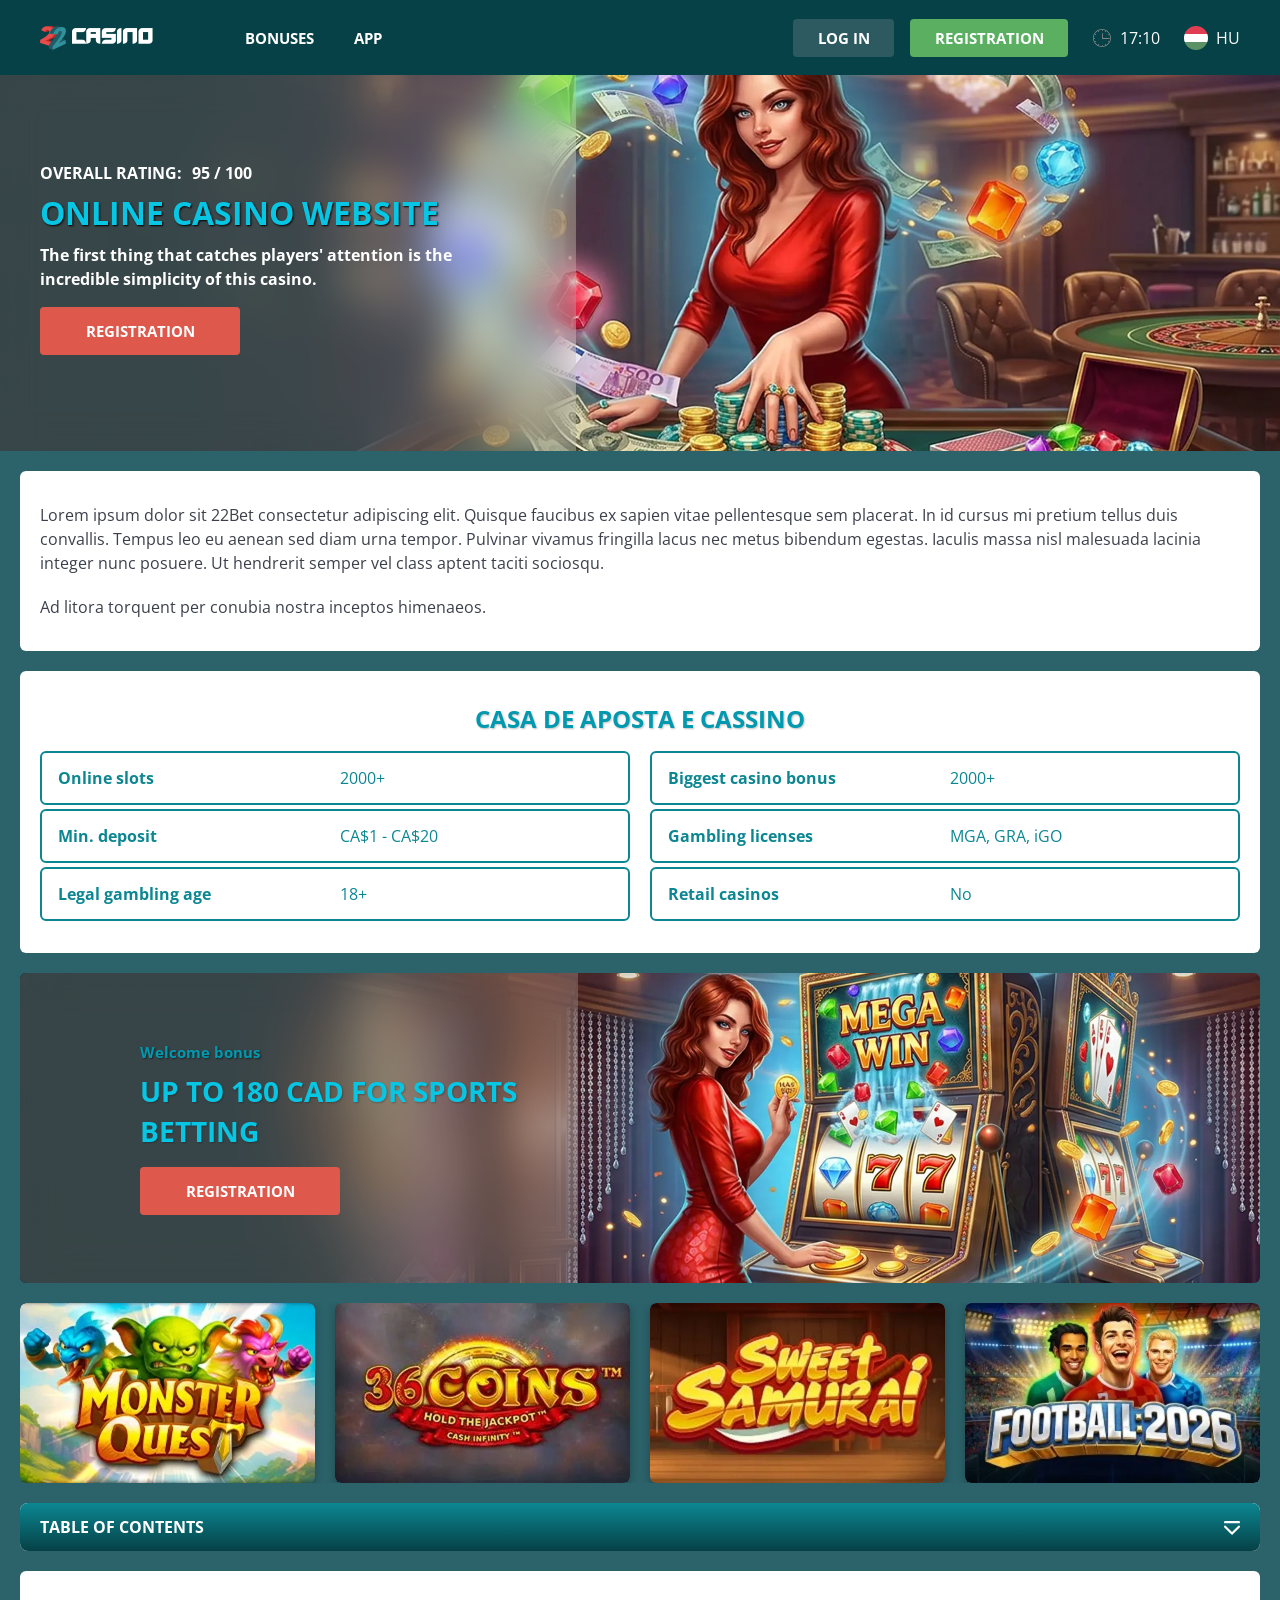
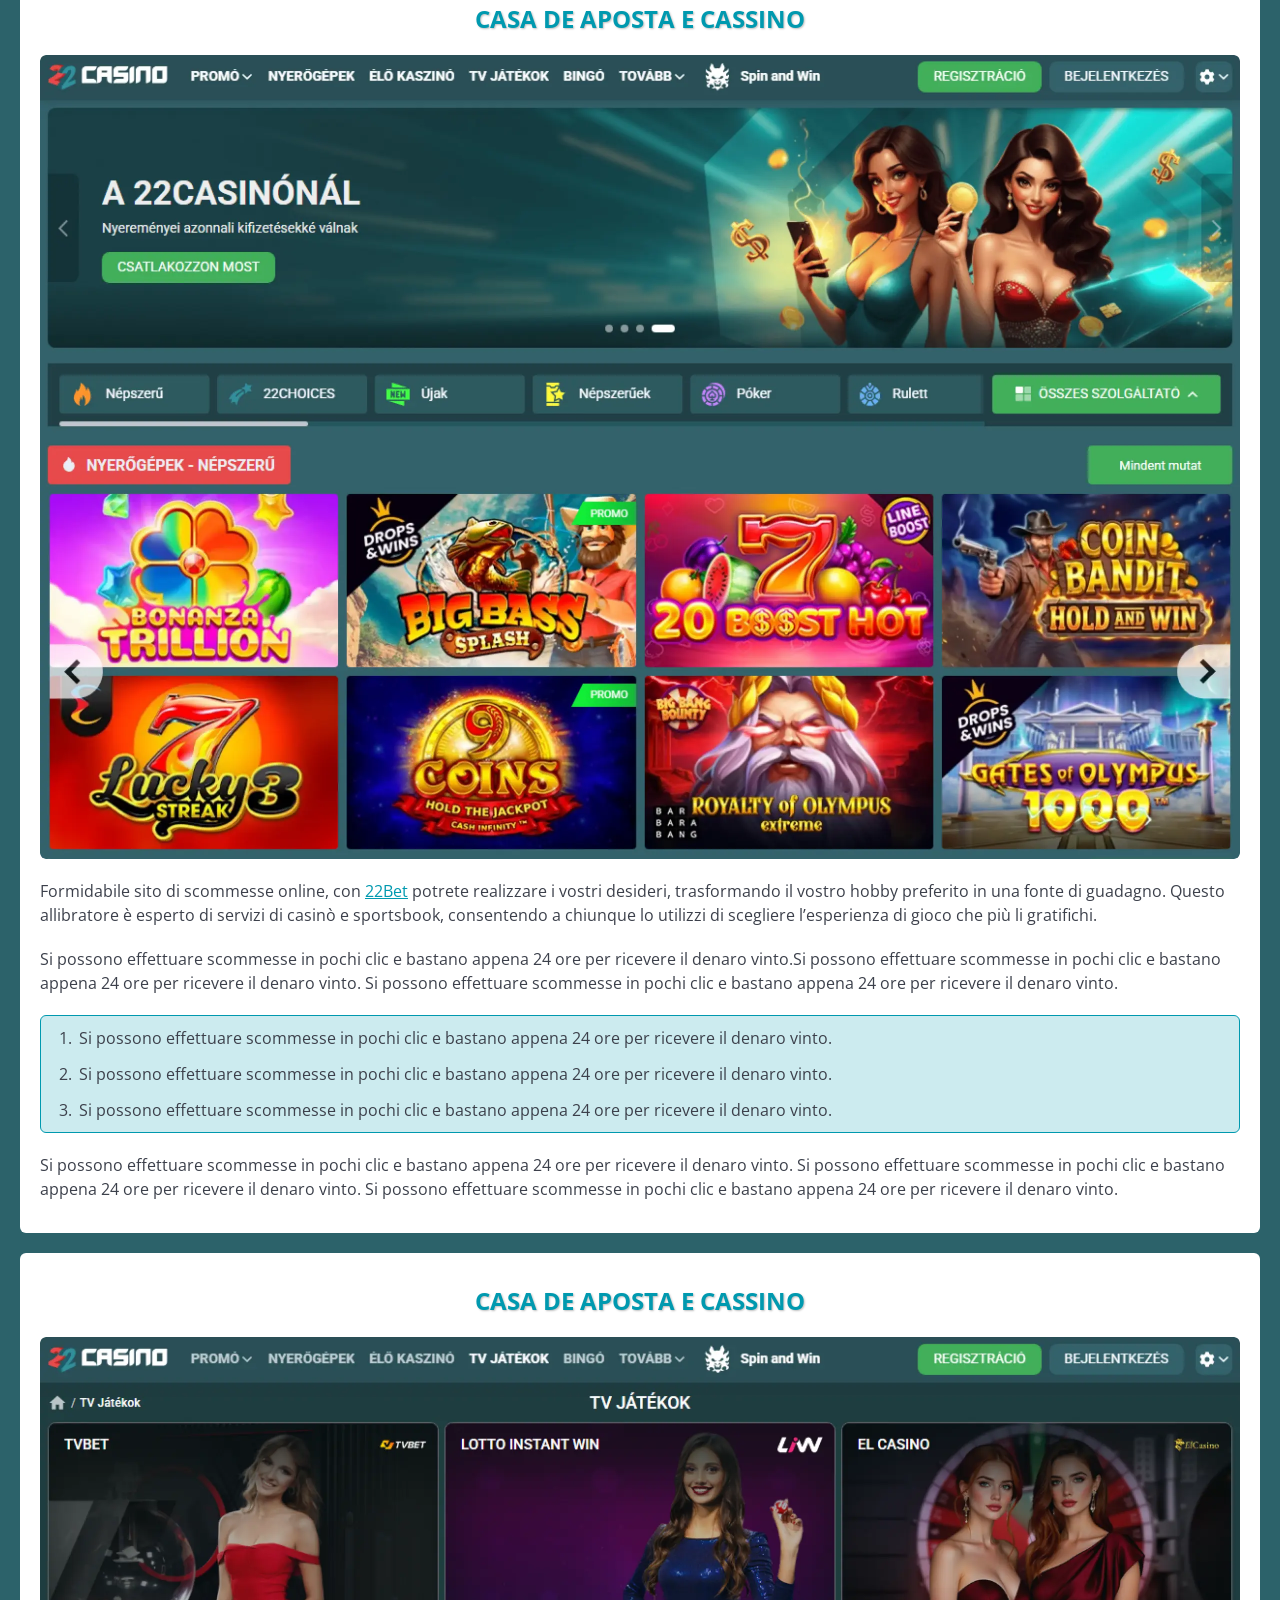
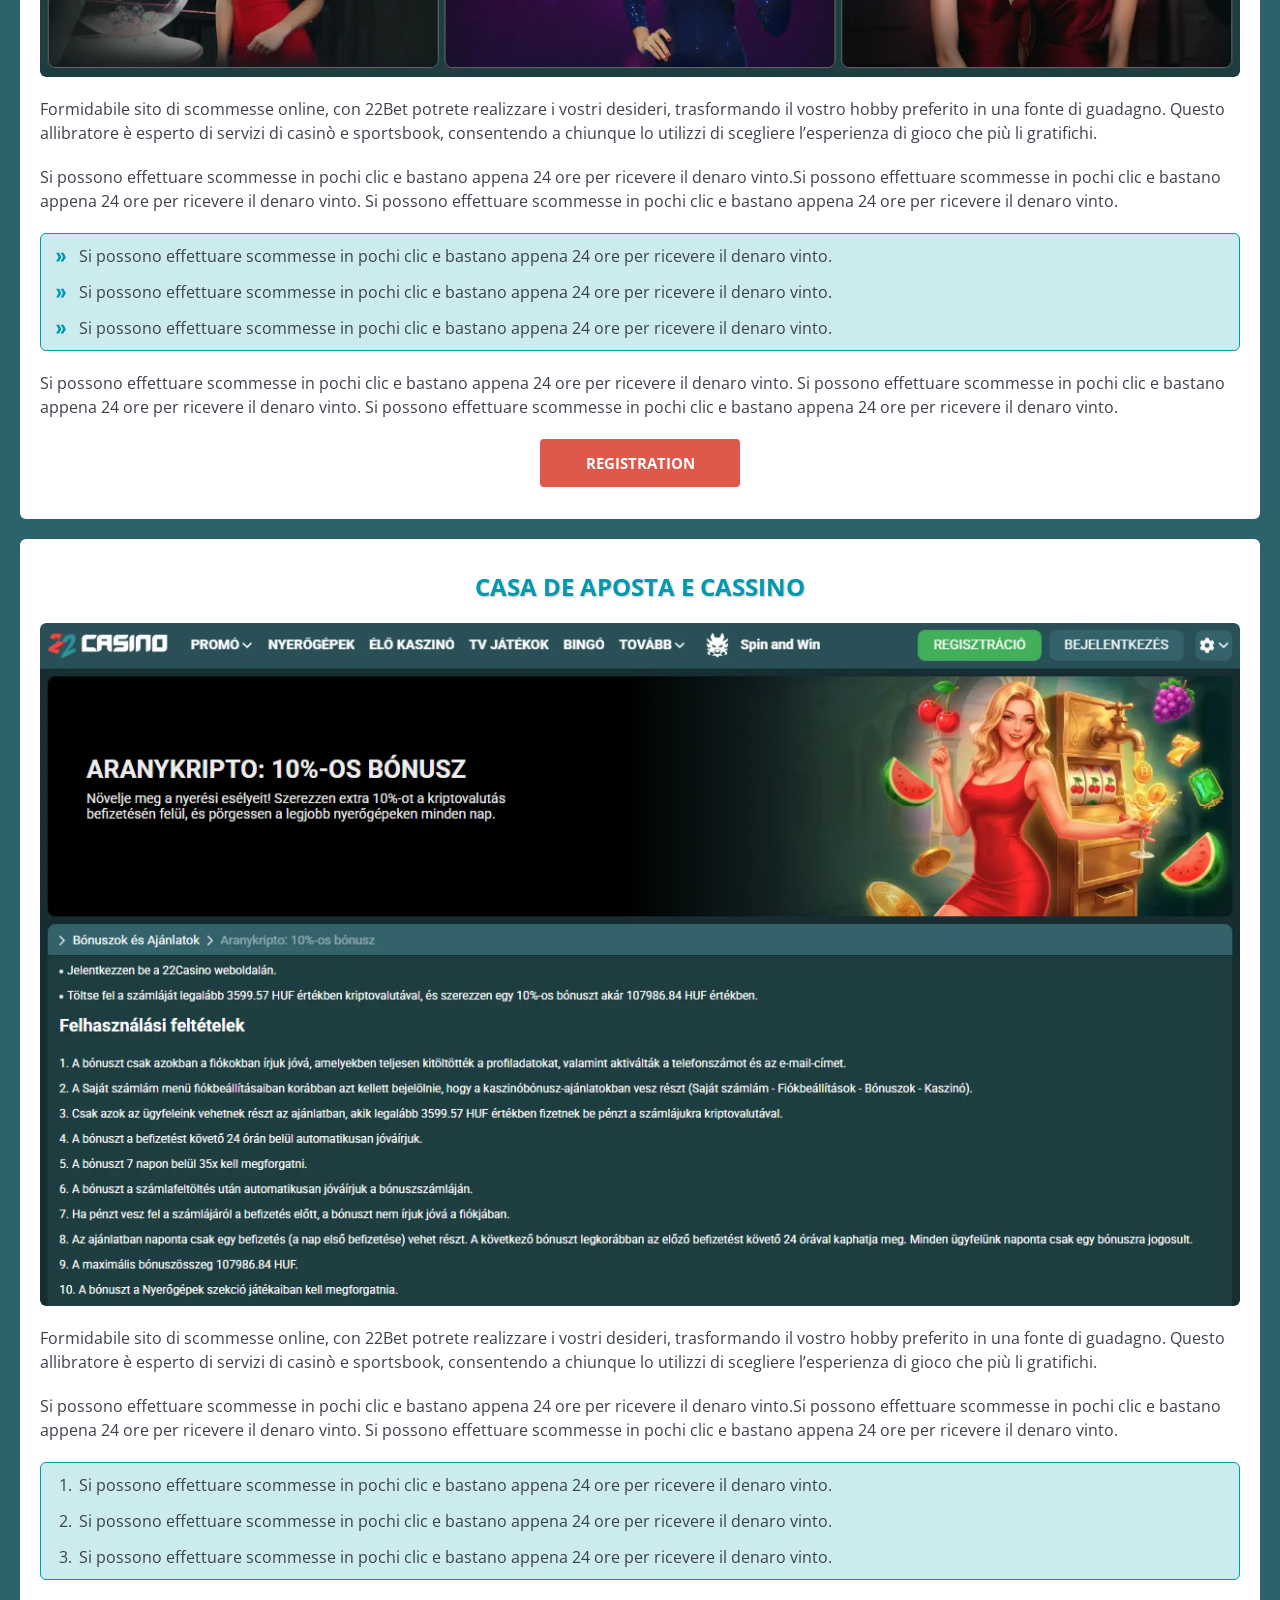
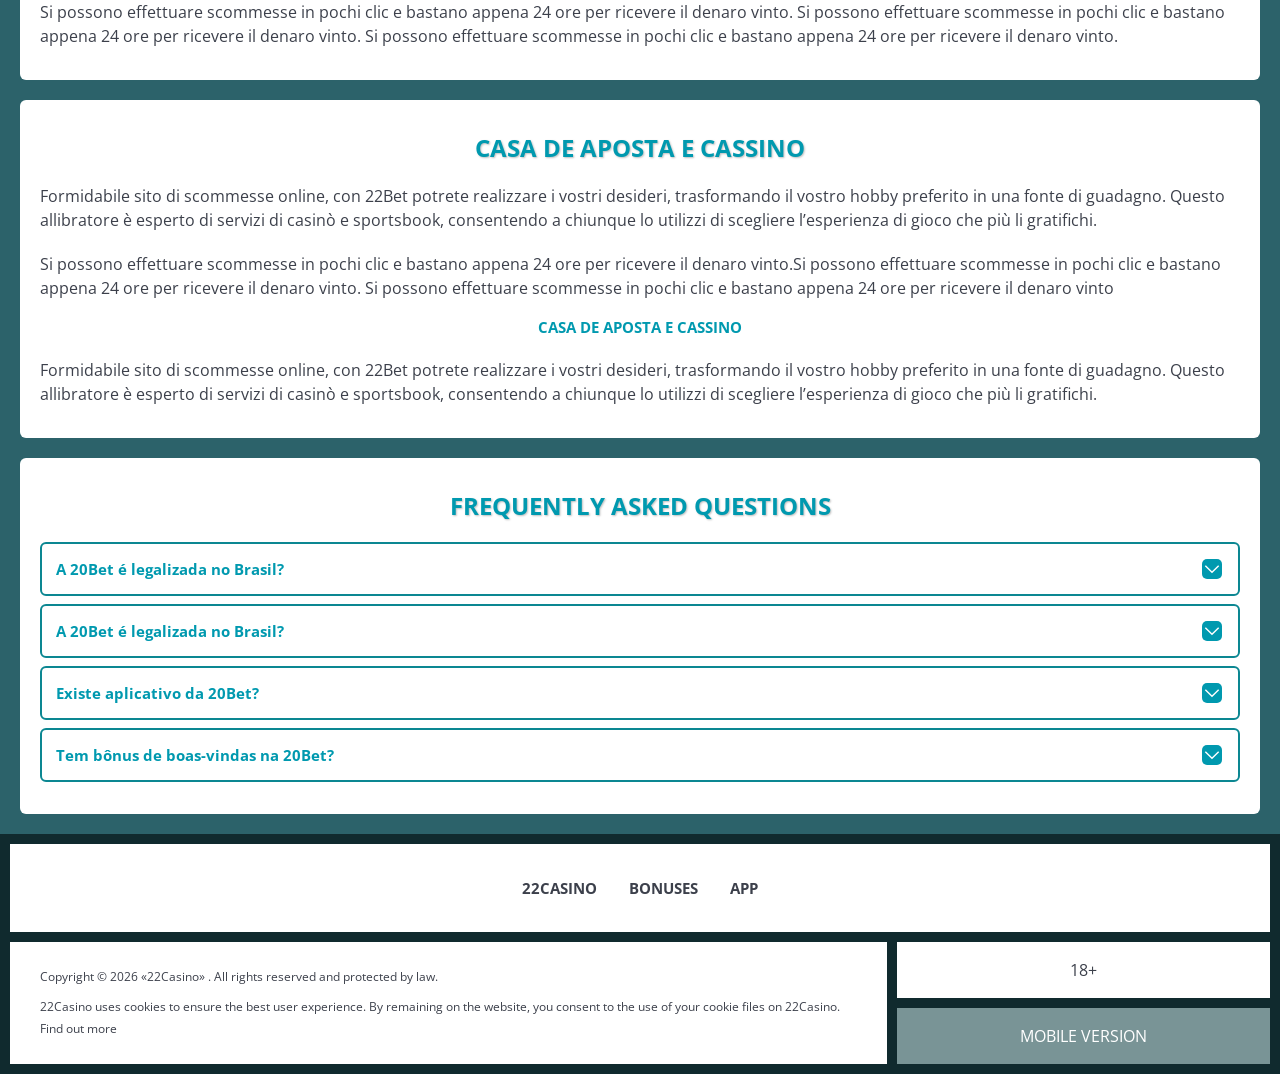
<file: index.html>
<!DOCTYPE html>
<html lang="hu">
  <head>
    <meta charset="UTF-8" />
   
    <meta name="viewport" content="width=device-width, initial-scale=1.0" />
    <title>22Bet </title>
    <meta name="description" content />
    <meta property="og:site_name" content />
    <meta property="og:title" content />
    <meta property="og:type" content="website" />
    <meta property="og:url" content />
    <meta property="og:image" content />
    <meta property="og:image:alt" content />
    <meta property="og:locale" content="hu" />
    <meta property="og:description" content />
    <link rel="preconnect" href="https://fonts.googleapis.com" />
    <link rel="preconnect" href="https://fonts.gstatic.com" crossorigin="anonymous" />
   <link href="https://fonts.googleapis.com/css2?family=Open+Sans:ital,wght@0,300..800;1,300..800&display=swap" rel="stylesheet">
<link href="https://fonts.googleapis.com/css?family=Roboto+Condensed&display=swap" rel="stylesheet">

   <link rel="stylesheet" href="./css/reset.css" />
    <link rel="stylesheet" href="./css/main.css" />
    <link rel="stylesheet" href="./css/media.css"/>
    <link rel="icon" href="./images/Group.png" type="image/x-icon"/>
    <script
    src="https://code.jquery.com/jquery-3.6.1.min.js"
    integrity="sha256-o88AwQnZB+VDvE9tvIXrMQaPlFFSUTR+nldQm1LuPXQ="
    crossorigin="anonymous"
  ></script>
  </head>
  <body>
    <header class="header">
      <section class="content header__content">
        <a href="./index.html" class="logo header__logo"
          ><img src="./images/logo.png" alt="logo" title
        /></a>
        <button class="header__btn-menu" >
          <svg width="16px" height="16px" viewBox="0 0 16 16" xmlns="http://www.w3.org/2000/svg">
              <rect y="0" width="16" height="3" rx="1.5"></rect>
              <rect y="6.5" width="16" height="3" rx="1.5"></rect>
              <rect y="13" width="16" height="3" rx="1.5"></rect>
            </svg>
        </button>

          <nav class="menu header__menu">
            <ul class="header__menu-list">
                
              <li >
                 <a href="./bonus.html" >
                Bonuses
              </a>
             
              
            </li>
              <li>
                <a href="./app.html">
                 App
                </a>
              </li>
           
             
            </ul>
            <div class="header__button header__button-menu " >
              <a href="#" class="button  button__login-menu">log in</a>
              <a href="#" class="button button__menu">registration</a>
            </div>
           
          </nav>
            <a href="#" class="button button__login">log in</a>
            <a href="#" class="button button__singup">registration</a>
            <div id="clock" class="header__time">00:00</div>
            <a href="#" class="header__flag">
                <span><img src="./images/flag.png" alt="flag" title /></span>
                <span>hu</span>
              </a>
      </section>
    </header>
     <main class="main home main-page">
        <section class=" hero hero__page">
           
            <div class="background">
              <img src="./images/main/bg-main.webp" alt="hero" title />
              
            </div>
            <div class="hero__wrapper">
              <div class="hero__data">
                <div class="hero__rating" >
                  <p>Overall Rating:</p>
                 
                  <span >
                    <span >95</span>
                  <span>/</span> 
                  <span >100</span>
                  
                  </span>
                </div>
                <h1 class="title general hero__title">
                 Online Casino Website
                </h1>
                <p class="hero__text">The first thing that catches players' attention is the incredible simplicity of this casino.</p>
                <a href="#" class="button  hero__button">Registration</a>
               
              </div>
             
            </div>
          </section>
      <section class="main__wrap main__wrap-page">
       
       <section class="content__wrapper content__wrapper-page">

         
        
       
          <section class="content article">
            <p>
             Lorem ipsum dolor sit 22Bet consectetur adipiscing elit. Quisque faucibus ex sapien vitae pellentesque sem placerat. In id cursus mi pretium tellus duis convallis. Tempus leo eu aenean sed diam urna tempor. Pulvinar vivamus fringilla lacus nec metus bibendum egestas. Iaculis massa nisl malesuada lacinia integer nunc posuere. Ut hendrerit semper vel class aptent taciti sociosqu.
            </p>
            <p>
             Ad litora torquent per conubia nostra inceptos himenaeos.
            </p>
          </section>
      <section class="content features">
            <h2 class="title high features__title">Casa de Aposta e Cassino</h2>
           
              <table class="features__table">
               <tbody class="features__group">
                 
                   <tr>
                   <td>Online slots</td>
                   <td>2000+</td>
                  </tr>
                  <tr>
                   <td>Biggest casino bonus</td>
                   <td>2000+</td>
                  </tr>
                  <tr>
                   <td>Min. deposit</td>
                   <td>CA$1 - CA$20</td>
                  </tr>
              
                     <tr>
                     <td>Gambling licenses</td>
                     <td>MGA, GRA, iGO</td>
                   </tr>
                   <tr>
                     <td>Legal gambling age</td>
                     <td>18+</td>
                   </tr>
                   <tr>
                     <td>Retail casinos</td>
                     <td>No</td>
                   </tr>
                
               </tbody>
             </table>
            
         
           </section>  

        
             
             <section class="content banner banner-main">
            <div class="background ">
              
              <img src="./images/main/banner-main.webp" alt="banner" title />
              
            </div>
            <div class="banner__info">
                <p class="banner__subtitle">Welcome bonus</p>
              <h2 class="title high banner__title-main">
             up to 180 CAD
for sports betting
              </h2>
          
              <a href="#" class="button banner__button">Registration</a>
            </div>
          </section>
          
           <section class="content casino">
           
              <ul class="casino__list ">
                <li class="casino__item">
                    <a href="#"><div class="casino__wrapper">
                      <img class="casino__img" src="./images/main/card-main1.webp" alt="" title>
                    <div class="casino__hover casino__hover-live">
                        
                        <div class="casino-box">
                            
                        <span href="#" class="button  casino__buttons">Play now</span>
                        </div>
                    </div>
                    </div>
                    </a>
                </li>
                <li class="casino__item">
                  <a href="#"><div class="casino__wrapper">
                      <img class="casino__img" src="./images/main/card-main2.webp" alt="" title>
                    <div class="casino__hover casino__hover-live">
                        
                        <div class="casino-box">
                            
                        <span href="#" class="button  casino__buttons">Play now</span>
                        </div>
                    </div>
                    </div>
                    </a>
              </li>
              <li class="casino__item">
              <a href="#"><div class="casino__wrapper">
                      <img class="casino__img" src="./images/main/card-main3.webp" alt="" title>
                    <div class="casino__hover casino__hover-live">
                        
                        <div class="casino-box">
                            
                        <span href="#" class="button  casino__buttons">Play now</span>
                        </div>
                    </div>
                    </div>
                    </a>
            </li>
             <li class="casino__item">
                <a href="#"><div class="casino__wrapper">
                      <img class="casino__img" src="./images/main/card-main4.webp" alt="" title>
                    <div class="casino__hover casino__hover-live">
                        
                        <div class="casino-box">
                            
                        <span href="#" class="button  casino__buttons">Play now</span>
                        </div>
                    </div>
                    </div>
                    </a>
            </li>
        

              </ul>
         </section>
              <section class="content menu-review__content">
              

            
                <div class="menu__review-desk menu__review-content">Table of Contents</div>
                <ul class="menu__review menu__review-list">
                  <li><a href="#">Lorem ipsum dolor sit</a></li>
                    <li><a href="#">Amet consectetur adipiscing</a></li>
                      <li><a href="#">Quisque faucibus ex sapien vitae</a></li>
                        <li><a href="#">Ut hendrerit sempero</a></li>
                          <li><a href="#">Pulvinar vivamus fringilla</a></li>
                           <li><a href="#">Ad litora torquent per conubia</a></li>
                         
                          
                </ul>
             
          
          </section>
          
        
          <section class="content article">
            <h2 class="title high article__title">Casa de Aposta e Cassino</h2>
             <div class="images">
              <img src="./images/main/image1-main.webp" alt="banner" title />
            </div>
            <p>
             Formidabile sito di scommesse online, con <a href="#">22Bet</a> potrete realizzare i vostri desideri, trasformando il vostro hobby preferito in una fonte di guadagno. Questo allibratore è esperto di servizi di casinò e sportsbook, consentendo a chiunque lo utilizzi di scegliere l’esperienza di gioco che più li gratifichi.
            </p>
            <p>
             Si possono effettuare scommesse in pochi clic e bastano appena 24 ore per ricevere il denaro vinto.Si possono effettuare scommesse in pochi clic e bastano appena 24 ore per ricevere il denaro vinto. Si possono effettuare scommesse in pochi clic e bastano appena 24 ore per ricevere il denaro vinto.
            </p>
           <ol>
              <li>Si possono effettuare scommesse in pochi clic e bastano appena 24 ore per ricevere il denaro vinto.</li>
              <li>Si possono effettuare scommesse in pochi clic e bastano appena 24 ore per ricevere il denaro vinto.</li>
              <li>Si possono effettuare scommesse in pochi clic e bastano appena 24 ore per ricevere il denaro vinto.</li>
            </ol>
            <p>Si possono effettuare scommesse in pochi clic e bastano appena 24 ore per ricevere il denaro vinto. Si possono effettuare scommesse in pochi clic e bastano appena 24 ore per ricevere il denaro vinto. Si possono effettuare scommesse in pochi clic e bastano appena 24 ore per ricevere il denaro vinto.</p>
          </section>
           <section class="content article">
            <h2 class="title high article__title">Casa de Aposta e Cassino</h2>
             <div class="images">
              <img src="./images/main/image2-main.webp" alt="banner" title />
            </div>
            <p>
             Formidabile sito di scommesse online, con 22Bet potrete realizzare i vostri desideri, trasformando il vostro hobby preferito in una fonte di guadagno. Questo allibratore è esperto di servizi di casinò e sportsbook, consentendo a chiunque lo utilizzi di scegliere l’esperienza di gioco che più li gratifichi.
            </p>
            <p>
             Si possono effettuare scommesse in pochi clic e bastano appena 24 ore per ricevere il denaro vinto.Si possono effettuare scommesse in pochi clic e bastano appena 24 ore per ricevere il denaro vinto. Si possono effettuare scommesse in pochi clic e bastano appena 24 ore per ricevere il denaro vinto.
            </p>
           <ul>
              <li>Si possono effettuare scommesse in pochi clic e bastano appena 24 ore per ricevere il denaro vinto.</li>
              <li>Si possono effettuare scommesse in pochi clic e bastano appena 24 ore per ricevere il denaro vinto.</li>
              <li>Si possono effettuare scommesse in pochi clic e bastano appena 24 ore per ricevere il denaro vinto.</li>
            </ul>
            <p>Si possono effettuare scommesse in pochi clic e bastano appena 24 ore per ricevere il denaro vinto. Si possono effettuare scommesse in pochi clic e bastano appena 24 ore per ricevere il denaro vinto. Si possono effettuare scommesse in pochi clic e bastano appena 24 ore per ricevere il denaro vinto.</p>
         <a href="#" class="button">Registration</a>
          </section>
           <section class="content article">
            <h2 class="title high article__title">Casa de Aposta e Cassino</h2>
             <div class="images">
              <img src="./images/main/image3-main.webp" alt="banner" title />
            </div>
            <p>
             Formidabile sito di scommesse online, con 22Bet potrete realizzare i vostri desideri, trasformando il vostro hobby preferito in una fonte di guadagno. Questo allibratore è esperto di servizi di casinò e sportsbook, consentendo a chiunque lo utilizzi di scegliere l’esperienza di gioco che più li gratifichi.
            </p>
            <p>
             Si possono effettuare scommesse in pochi clic e bastano appena 24 ore per ricevere il denaro vinto.Si possono effettuare scommesse in pochi clic e bastano appena 24 ore per ricevere il denaro vinto. Si possono effettuare scommesse in pochi clic e bastano appena 24 ore per ricevere il denaro vinto.
            </p>
           <ol>
              <li>Si possono effettuare scommesse in pochi clic e bastano appena 24 ore per ricevere il denaro vinto.</li>
              <li>Si possono effettuare scommesse in pochi clic e bastano appena 24 ore per ricevere il denaro vinto.</li>
              <li>Si possono effettuare scommesse in pochi clic e bastano appena 24 ore per ricevere il denaro vinto.</li>
            </ol>
            <p>Si possono effettuare scommesse in pochi clic e bastano appena 24 ore per ricevere il denaro vinto. Si possono effettuare scommesse in pochi clic e bastano appena 24 ore per ricevere il denaro vinto. Si possono effettuare scommesse in pochi clic e bastano appena 24 ore per ricevere il denaro vinto.</p>
          </section>
           <section class="content article">
            <h2 class="title high article__title">Casa de Aposta e Cassino</h2>
            <p>Formidabile sito di scommesse online, con 22Bet potrete realizzare i vostri desideri, trasformando il vostro hobby preferito in una fonte di guadagno. Questo allibratore è esperto di servizi di casinò e sportsbook, consentendo a chiunque lo utilizzi di scegliere l’esperienza di gioco che più li gratifichi.</p>
            <p>Si possono effettuare scommesse in pochi clic e bastano appena 24 ore per ricevere il denaro vinto.Si possono effettuare scommesse in pochi clic e bastano appena 24 ore per ricevere il denaro vinto. Si possono effettuare scommesse in pochi clic e bastano appena 24 ore per ricevere il denaro vinto</p>
            <h3>Casa de Aposta e Cassino</h3>
            <p>Formidabile sito di scommesse online, con 22Bet potrete realizzare i vostri desideri, trasformando il vostro hobby preferito in una fonte di guadagno. Questo allibratore è esperto di servizi di casinò e sportsbook, consentendo a chiunque lo utilizzi di scegliere l’esperienza di gioco che più li gratifichi.</p>
           </section>

          <section class="content faq">
            <h2 class="title high faq__title">Frequently Asked Questions</h2>
            <ol class="faq__list " >
              <li class="faq__item"  >
                <h3 class="title medium faq__subtitle js-button-expander js-button-expander--faq"  >A 20Bet é legalizada no Brasil?
                 </h3>
                <div  class="faq__answer js-expand-content js-expand-content--faq" >
                  <p  >
                    Sim, a casa de apostas tem licença emitida por Curaçao, que é reconhecida no Brasil e a permite atuar por aqui.
                  </p>
                </div>
              </li>
              <li class="faq__item"  >
                <h3 class="title medium faq__subtitle js-button-expander js-button-expander--faq"  >A 20Bet é legalizada no Brasil?</h3>
                <div class="faq__answer js-expand-content js-expand-content--faq" >
                  <p  >
                    Sim, a casa de apostas tem licença emitida por Curaçao, que é reconhecida no Brasil e a permite atuar por aqui.
                  </p>
                </div>
              </li> 
              <li class="faq__item"  >
                <h3 class="title medium faq__subtitle js-button-expander js-button-expander--faq"  >Existe aplicativo da 20Bet?</h3>
                <div class="faq__answer js-expand-content js-expand-content--faq" >
                  <p  >
                   Sim, disponível para sistemas operacionais iOS e Android.
                  </p>
                </div>
              </li> 
              <li class="faq__item"  >
                <h3 class="title medium faq__subtitle js-button-expander js-button-expander--faq"  >Tem bônus de boas-vindas na 20Bet?</h3>
                <div class="faq__answer js-expand-content js-expand-content--faq" >
                  <p  >
                   O pacote especial para novos usuários da 20Bet paga 100% sobre o primeiro depósito, com limite de 600 BRL.
                  </p>
                </div>
              </li> 
             
            </ol>
          </section>
          
        </section> 
      
        <div class=""  onclick="scrollToTop()">
          <button class="main__arrow" id="scrollToTopBtn"></button>
        </div> 
        
      </section>
    </main> 
     <footer class=" footer ">
      <section class="content footer__content">
        <ul class="footer__menu">
         <li><a href="/">22casino</a></li>
         <li><a href="./bonus.html">Bonuses</a></li>
         <li><a href="./app.html">App</a></li>
        
        </ul>
       
       
        <div class="footer__wrapp">
          <div class="footer__text">
           
            <p>Copyright &copy; 2026 «22Casino» . All rights reserved and protected by law.
</p>
<p>22Casino uses cookies to ensure the best user experience. By remaining on the website, you consent to the use of your cookie files on 22Casino. Find out more</p>
           
          </div>
         <div class="footer__box">
           <div class="footer__age">
           18+
          </div>
          <div class="footer__mobile">
            MOBILE VERSION
          </div>
         </div>
        </div>
      
      </section>
    </footer>
    <script src="./js/arrowUp.js" defer></script>
    <script src="./js/sidebar.js" defer></script>
    <script src="./js/expander.js" defer></script>
    <script src="./js/mobile-menu.js" defer></script>
    <script src="./js/clock.js" defer></script>
  </body>
</html>
</file>
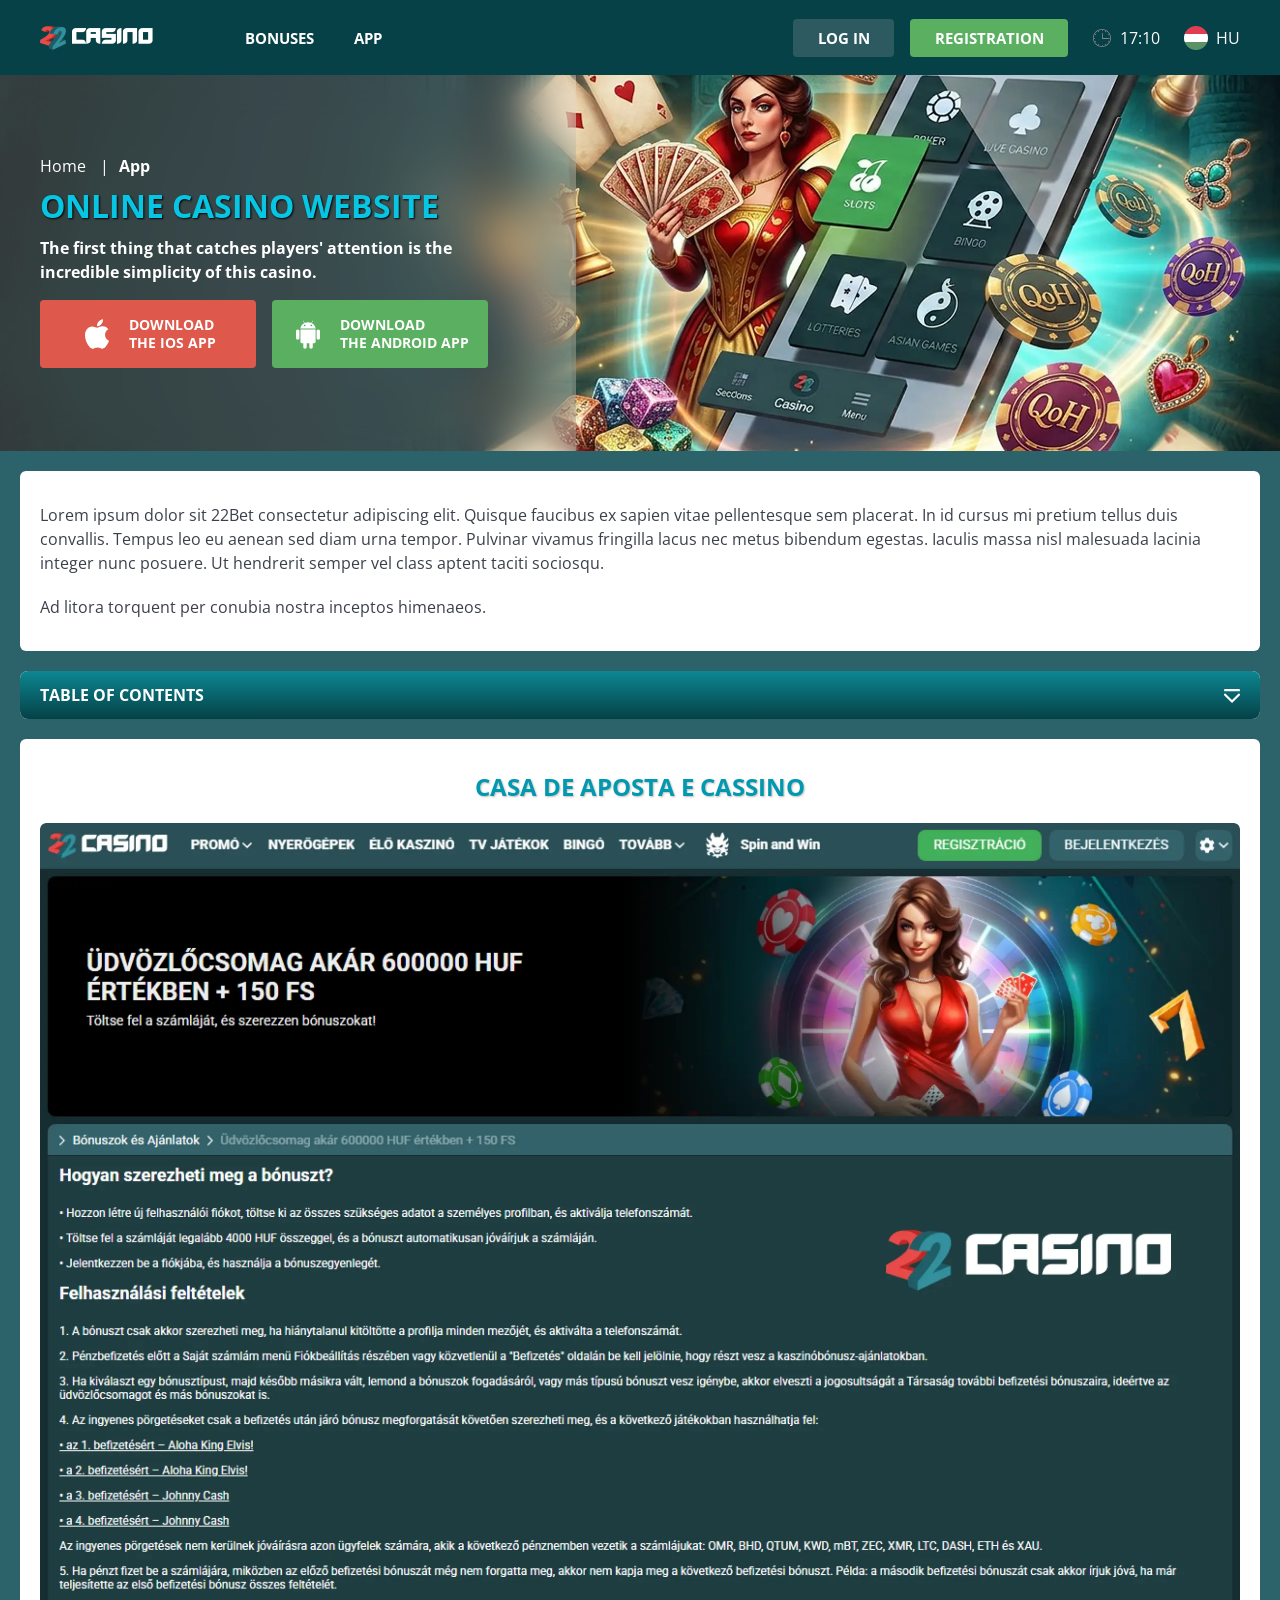
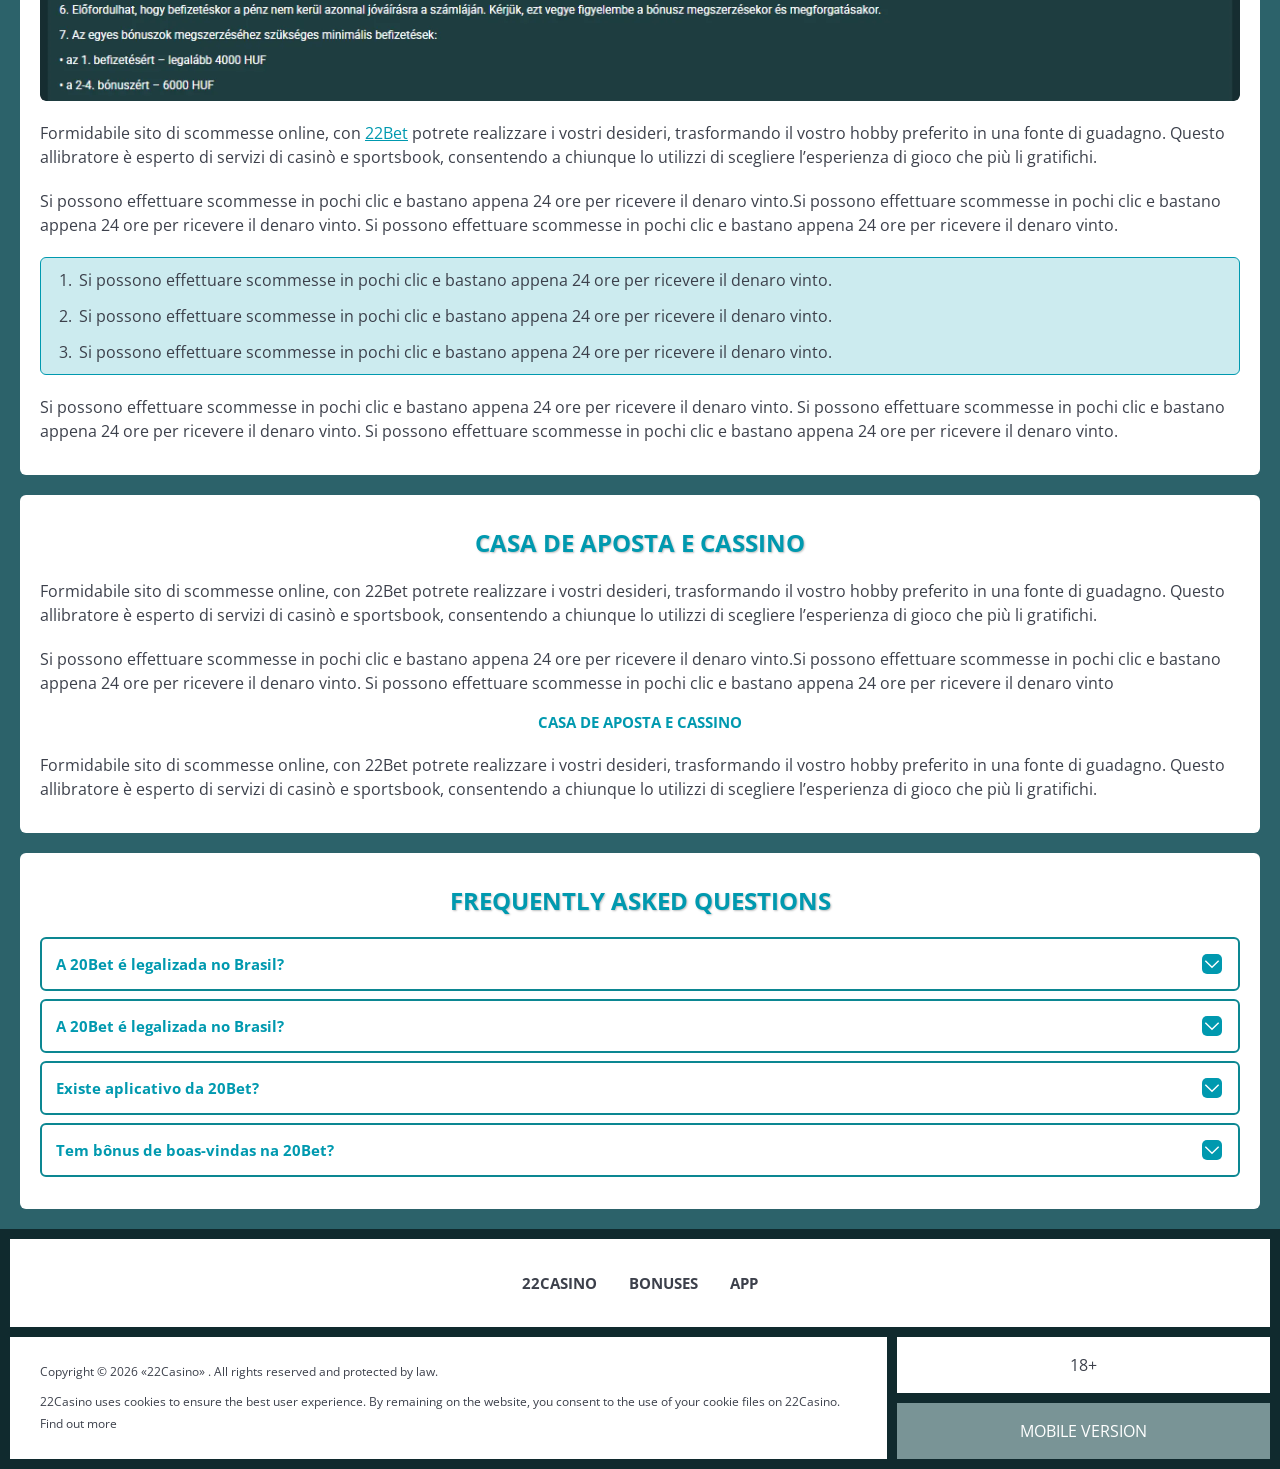
<file: app.html>
<!DOCTYPE html>
<html lang="hu">
  <head>
    <meta charset="UTF-8" />
   
    <meta name="viewport" content="width=device-width, initial-scale=1.0" />
    <title>22Bet </title>
    <meta name="description" content />
    <meta property="og:site_name" content />
    <meta property="og:title" content />
    <meta property="og:type" content="website" />
    <meta property="og:url" content />
    <meta property="og:image" content />
    <meta property="og:image:alt" content />
    <meta property="og:locale" content="hu" />
    <meta property="og:description" content />
    <link rel="preconnect" href="https://fonts.googleapis.com" />
    <link rel="preconnect" href="https://fonts.gstatic.com" crossorigin="anonymous" />
   <link href="https://fonts.googleapis.com/css2?family=Open+Sans:ital,wght@0,300..800;1,300..800&display=swap" rel="stylesheet">
<link href="https://fonts.googleapis.com/css?family=Roboto+Condensed&display=swap" rel="stylesheet">

   <link rel="stylesheet" href="./css/reset.css" />
    <link rel="stylesheet" href="./css/main.css" />
    <link rel="stylesheet" href="./css/media.css"/>
    <link rel="icon" href="./images/Group.png" type="image/x-icon"/>
    <script
    src="https://code.jquery.com/jquery-3.6.1.min.js"
    integrity="sha256-o88AwQnZB+VDvE9tvIXrMQaPlFFSUTR+nldQm1LuPXQ="
    crossorigin="anonymous"
  ></script>
  </head>
  <body>
    <header class="header">
      <section class="content header__content">
        <a href="./index.html" class="logo header__logo"
          ><img src="./images/logo.png" alt="logo" title
        /></a>
        <button class="header__btn-menu" >
          <svg width="16px" height="16px" viewBox="0 0 16 16" xmlns="http://www.w3.org/2000/svg">
              <rect y="0" width="16" height="3" rx="1.5"></rect>
              <rect y="6.5" width="16" height="3" rx="1.5"></rect>
              <rect y="13" width="16" height="3" rx="1.5"></rect>
            </svg>
        </button>

          <nav class="menu header__menu">
        <ul class="header__menu-list">
                
              <li >
                 <a href="./bonus.html" >
                Bonuses
              </a>
             
              
            </li>
              <li>
                <a href="./app.html">
                 App
                </a>
              </li>
           
             
            </ul>
            <div class="header__button header__button-menu " >
              <a href="#" class="button  button__login-menu">log in</a>
              <a href="#" class="button button__menu">registration</a>
            </div>
           
          </nav>
            <a href="#" class="button button__login">log in</a>
            <a href="#" class="button button__singup">registration</a>
            <div id="clock" class="header__time">00:00</div>
            <a href="#" class="header__flag">
                <span><img src="./images/flag.png" alt="flag" title /></span>
                <span>hu</span>
              </a>
      </section>
    </header>
     <main class="main home main-page">
        <section class=" hero hero__page">
           
            <div class="background ">
              <img src="./images/app/bg-app.webp" alt="hero" title />
              
            </div>
            <div class="hero__wrapper hero__wrapper-page">
              <div class="hero__data hero__data-bonus">
                <ul
                class="breadcrumbs "
                
              >
                <li
                  
                >
                  <a href="#" >
                    <span >Home</span></a
                  >
                 
                </li>
                <li
                  
                >
                  <a href="/" > <span >App</span></a>
                 
                </li>
              </ul>
                <h1 class="title general hero__title">
                  Online Casino Website
                </h1>
                 <p class="hero__text">The first thing that catches players' attention is the incredible simplicity of this casino.</p>
               
              <div class="banner__content banner__content-app">
             
                  <a href="#" class="banner__btn banner__btn-app">
                    <img src="./images/main/apple-app.svg" alt="icon" title>
                   Download  </br>
THE IOS APP
                  </a>
                  <a href="#" class="banner__btn banner__btn-android"
                    > <img src="./images/main/android-app.svg" alt="icon" title>Download  </br>
THE android APP</a
                  >
                </div>
              </div>
             
            </div>
          </section>
      <section class="main__wrap main__wrap-page">
       
       <section class="content__wrapper content__wrapper-page">

         
        
       
          <section class="content article">
            <p>
             Lorem ipsum dolor sit 22Bet consectetur adipiscing elit. Quisque faucibus ex sapien vitae pellentesque sem placerat. In id cursus mi pretium tellus duis convallis. Tempus leo eu aenean sed diam urna tempor. Pulvinar vivamus fringilla lacus nec metus bibendum egestas. Iaculis massa nisl malesuada lacinia integer nunc posuere. Ut hendrerit semper vel class aptent taciti sociosqu.
            </p>
            <p>
             Ad litora torquent per conubia nostra inceptos himenaeos.
            </p>
          </section>
         
       <section class="content menu-review__content">
              

            
                <div class="menu__review-desk menu__review-content">Table of Contents</div>
                <ul class="menu__review menu__review-list">
                  <li><a href="#">Lorem ipsum dolor sit</a></li>
                    <li><a href="#">Amet consectetur adipiscing</a></li>
                      <li><a href="#">Quisque faucibus ex sapien vitae</a></li>
                        <li><a href="#">Ut hendrerit sempero</a></li>
                          <li><a href="#">Pulvinar vivamus fringilla</a></li>
                           <li><a href="#">Ad litora torquent per conubia</a></li>
                         
                          
                </ul>
             
          
          </section>
        
          <section class="content article">
            <h2 class="title high article__title">Casa de Aposta e Cassino</h2>
             <div class="images">
              <img src="./images/app/image1-app.webp" alt="banner" title />
            </div>
            <p>
             Formidabile sito di scommesse online, con <a href="#">22Bet</a> potrete realizzare i vostri desideri, trasformando il vostro hobby preferito in una fonte di guadagno. Questo allibratore è esperto di servizi di casinò e sportsbook, consentendo a chiunque lo utilizzi di scegliere l’esperienza di gioco che più li gratifichi.
            </p>
            <p>
             Si possono effettuare scommesse in pochi clic e bastano appena 24 ore per ricevere il denaro vinto.Si possono effettuare scommesse in pochi clic e bastano appena 24 ore per ricevere il denaro vinto. Si possono effettuare scommesse in pochi clic e bastano appena 24 ore per ricevere il denaro vinto.
            </p>
           <ol>
              <li>Si possono effettuare scommesse in pochi clic e bastano appena 24 ore per ricevere il denaro vinto.</li>
              <li>Si possono effettuare scommesse in pochi clic e bastano appena 24 ore per ricevere il denaro vinto.</li>
              <li>Si possono effettuare scommesse in pochi clic e bastano appena 24 ore per ricevere il denaro vinto.</li>
            </ol>
            <p>Si possono effettuare scommesse in pochi clic e bastano appena 24 ore per ricevere il denaro vinto. Si possono effettuare scommesse in pochi clic e bastano appena 24 ore per ricevere il denaro vinto. Si possono effettuare scommesse in pochi clic e bastano appena 24 ore per ricevere il denaro vinto.</p>
          </section>
         
         
           <section class="content article">
            <h2 class="title high article__title">Casa de Aposta e Cassino</h2>
            <p>Formidabile sito di scommesse online, con 22Bet potrete realizzare i vostri desideri, trasformando il vostro hobby preferito in una fonte di guadagno. Questo allibratore è esperto di servizi di casinò e sportsbook, consentendo a chiunque lo utilizzi di scegliere l’esperienza di gioco che più li gratifichi.</p>
            <p>Si possono effettuare scommesse in pochi clic e bastano appena 24 ore per ricevere il denaro vinto.Si possono effettuare scommesse in pochi clic e bastano appena 24 ore per ricevere il denaro vinto. Si possono effettuare scommesse in pochi clic e bastano appena 24 ore per ricevere il denaro vinto</p>
            <h3>Casa de Aposta e Cassino</h3>
            <p>Formidabile sito di scommesse online, con 22Bet potrete realizzare i vostri desideri, trasformando il vostro hobby preferito in una fonte di guadagno. Questo allibratore è esperto di servizi di casinò e sportsbook, consentendo a chiunque lo utilizzi di scegliere l’esperienza di gioco che più li gratifichi.</p>
           </section>

          <section class="content faq">
            <h2 class="title high faq__title">Frequently Asked Questions</h2>
            <ul class="faq__list " >
              <li class="faq__item"  >
                <h3 class="title medium faq__subtitle js-button-expander js-button-expander--faq"  >A 20Bet é legalizada no Brasil?
                 </h3>
                <div  class="faq__answer js-expand-content js-expand-content--faq" >
                  <p  >
                    Sim, a casa de apostas tem licença emitida por Curaçao, que é reconhecida no Brasil e a permite atuar por aqui.
                  </p>
                </div>
              </li>
              <li class="faq__item"  >
                <h3 class="title medium faq__subtitle js-button-expander js-button-expander--faq"  >A 20Bet é legalizada no Brasil?</h3>
                <div class="faq__answer js-expand-content js-expand-content--faq" >
                  <p  >
                    Sim, a casa de apostas tem licença emitida por Curaçao, que é reconhecida no Brasil e a permite atuar por aqui.
                  </p>
                </div>
              </li> 
              <li class="faq__item"  >
                <h3 class="title medium faq__subtitle js-button-expander js-button-expander--faq"  >Existe aplicativo da 20Bet?</h3>
                <div class="faq__answer js-expand-content js-expand-content--faq" >
                  <p  >
                   Sim, disponível para sistemas operacionais iOS e Android.
                  </p>
                </div>
              </li> 
              <li class="faq__item"  >
                <h3 class="title medium faq__subtitle js-button-expander js-button-expander--faq"  >Tem bônus de boas-vindas na 20Bet?</h3>
                <div class="faq__answer js-expand-content js-expand-content--faq" >
                  <p  >
                   O pacote especial para novos usuários da 20Bet paga 100% sobre o primeiro depósito, com limite de 600 BRL.
                  </p>
                </div>
              </li> 
             
            </ul>
          </section>
          
        </section> 
      
        <div class=""  onclick="scrollToTop()">
          <button class="main__arrow" id="scrollToTopBtn"></button>
        </div> 
        
      </section>
    </main> 
 <footer class=" footer ">
      <section class="content footer__content">
        <ul class="footer__menu">
         <li><a href="/">22casino</a></li>
         <li><a href="./bonus.html">Bonuses</a></li>
         <li><a href="./app.html">App</a></li>
        
        </ul>
       
       
        <div class="footer__wrapp">
          <div class="footer__text">
           
            <p>Copyright &copy; 2026 «22Casino» . All rights reserved and protected by law.
</p>
<p>22Casino uses cookies to ensure the best user experience. By remaining on the website, you consent to the use of your cookie files on 22Casino. Find out more</p>
           
          </div>
         <div class="footer__box">
           <div class="footer__age">
           18+
          </div>
          <div class="footer__mobile">
            MOBILE VERSION
          </div>
         </div>
        </div>
      
      </section>
    </footer>
    <script src="./js/arrowUp.js" defer></script>
    <script src="./js/sidebar.js" defer></script>
    <script src="./js/expander.js" defer></script>
    <script src="./js/mobile-menu.js" defer></script>
    <script src="./js/clock.js" defer></script>
  </body>
</html>
</file>
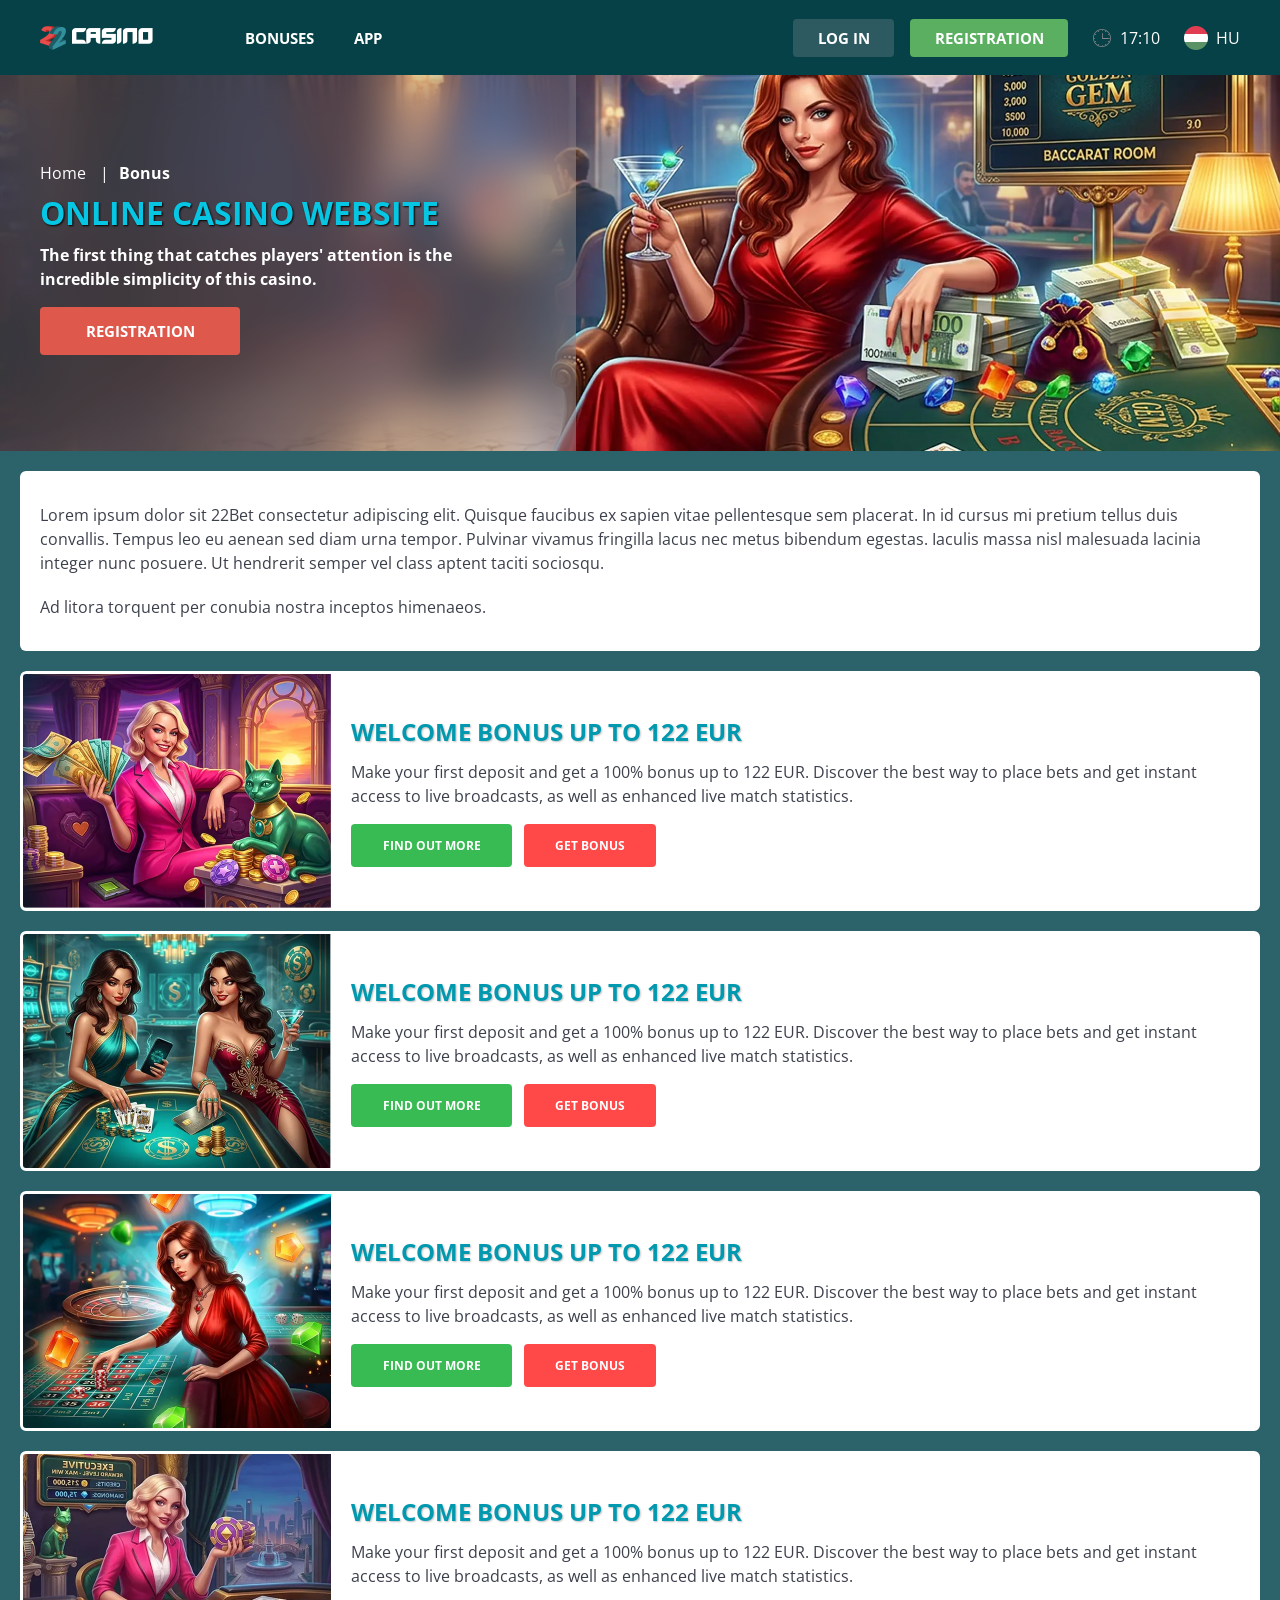
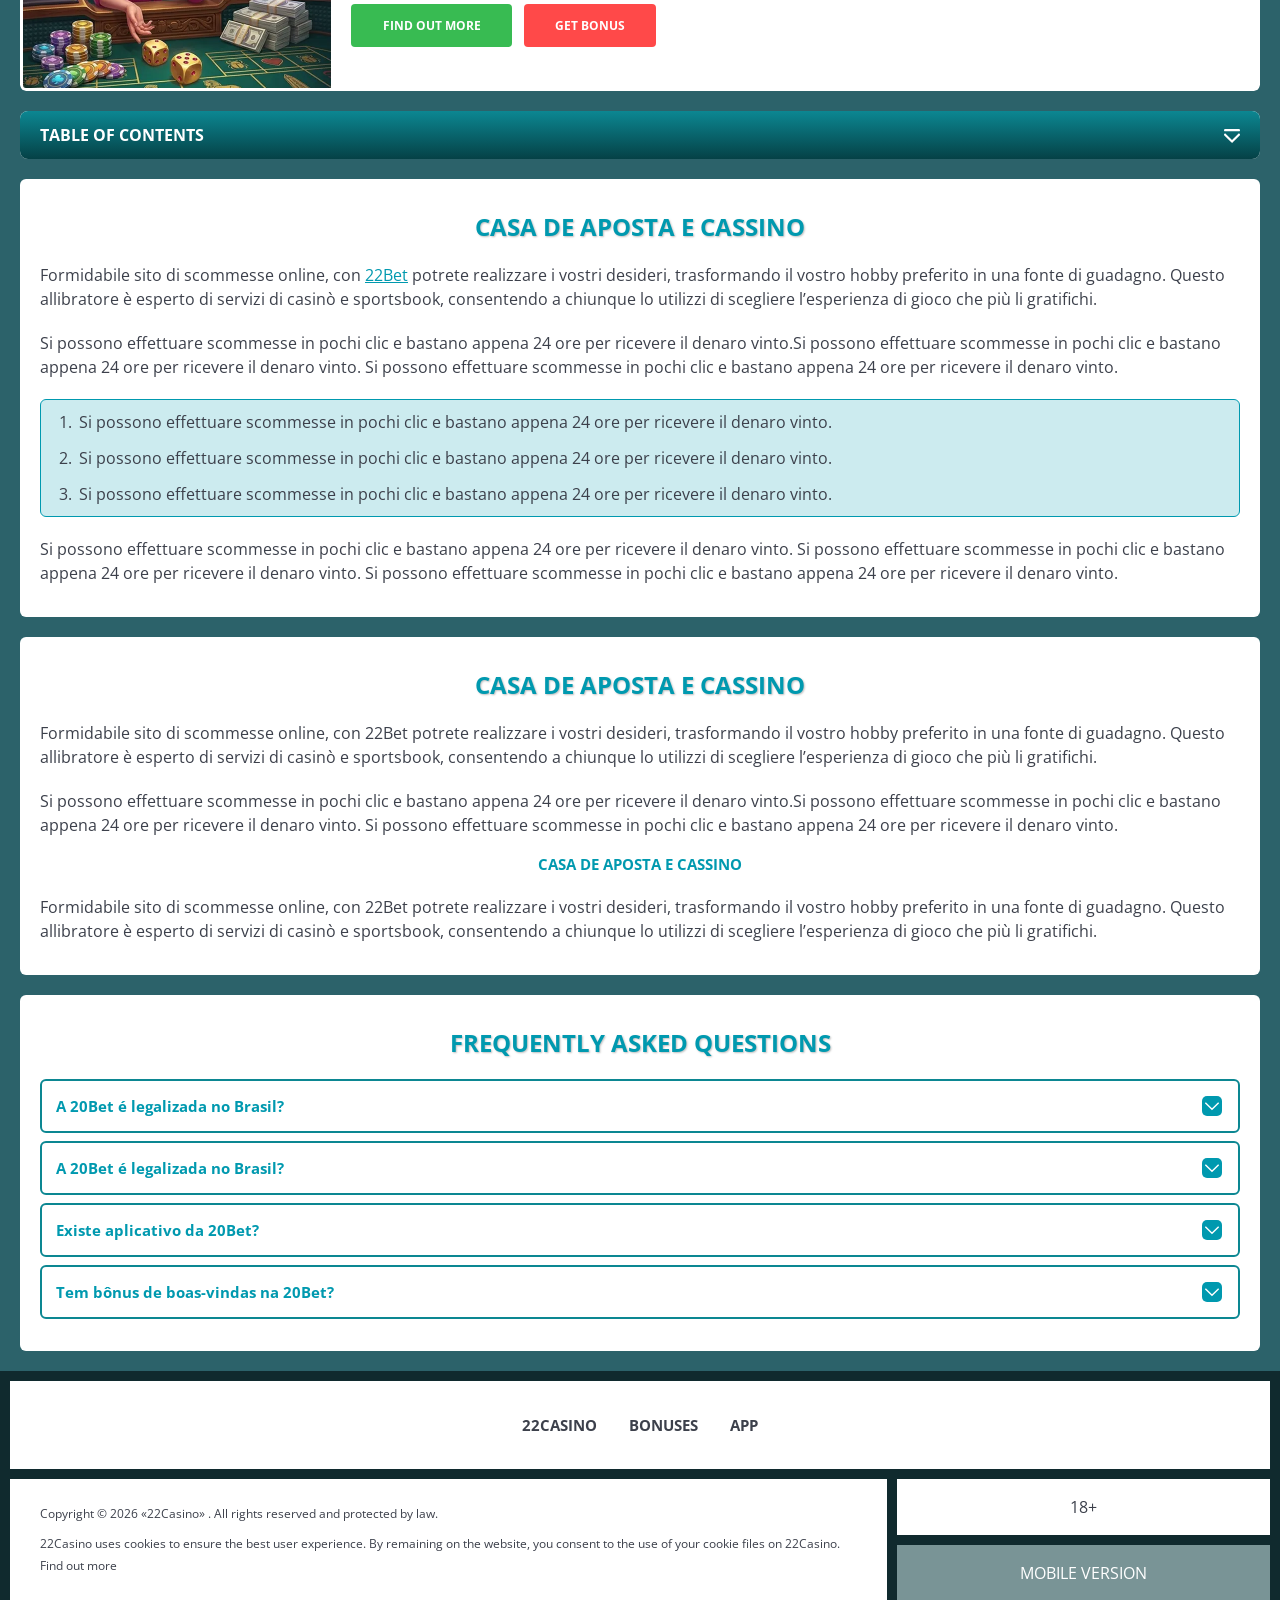
<file: bonus.html>
<!DOCTYPE html>
<html lang="hu">
  <head>
    <meta charset="UTF-8" />
   
    <meta name="viewport" content="width=device-width, initial-scale=1.0" />
    <title>22Bet </title>
    <meta name="description" content />
    <meta property="og:site_name" content />
    <meta property="og:title" content />
    <meta property="og:type" content="website" />
    <meta property="og:url" content />
    <meta property="og:image" content />
    <meta property="og:image:alt" content />
    <meta property="og:locale" content="hu" />
    <meta property="og:description" content />
    <link rel="preconnect" href="https://fonts.googleapis.com" />
    <link rel="preconnect" href="https://fonts.gstatic.com" crossorigin="anonymous" />
    
   <link href="https://fonts.googleapis.com/css2?family=Open+Sans:ital,wght@0,300..800;1,300..800&display=swap" rel="stylesheet">
<link href="https://fonts.googleapis.com/css?family=Roboto+Condensed&display=swap" rel="stylesheet">

    <link rel="stylesheet" href="./css/reset.css" />
    <link rel="stylesheet" href="./css/main.css" />
    <link rel="stylesheet" href="./css/media.css"/>
    <link rel="icon" href="./images/Group.png" type="image/x-icon"/>
    <script
    src="https://code.jquery.com/jquery-3.6.1.min.js"
    integrity="sha256-o88AwQnZB+VDvE9tvIXrMQaPlFFSUTR+nldQm1LuPXQ="
    crossorigin="anonymous"
  ></script>
  </head>
  <body>
  <header class="header">
      <section class="content header__content">
        <a href="./index.html" class="logo header__logo"
          ><img src="./images/logo.png" alt="logo" title
        /></a>
        <button class="header__btn-menu" >
          <svg width="16px" height="16px" viewBox="0 0 16 16" xmlns="http://www.w3.org/2000/svg">
              <rect y="0" width="16" height="3" rx="1.5"></rect>
              <rect y="6.5" width="16" height="3" rx="1.5"></rect>
              <rect y="13" width="16" height="3" rx="1.5"></rect>
            </svg>
        </button>

          <nav class="menu header__menu">
      <ul class="header__menu-list">
                
              <li >
                 <a href="./bonus.html" >
                Bonuses
              </a>
             
              
            </li>
              <li>
                <a href="./app.html">
                 App
                </a>
              </li>
           
             
            </ul>
            <div class="header__button header__button-menu " >
              <a href="#" class="button  button__login-menu">log in</a>
              <a href="#" class="button button__menu">registration</a>
            </div>
           
          </nav>
            <a href="#" class="button button__login">log in</a>
            <a href="#" class="button button__singup">registration</a>
            <div id="clock" class="header__time">00:00</div>
            <a href="#" class="header__flag">
                <span><img src="./images/flag.png" alt="flag" title /></span>
                <span>hu</span>
              </a>
      </section>
    </header>
     <main class="main home main-page">
        <section class=" hero hero__page">
           
            <div class="background background-page">
              <img src="./images/bonus/bg-bonus.webp" alt="hero" title />
              
            </div>
            <div class="hero__wrapper hero__wrapper-page">
              <div class="hero__data hero__data-bonus">
                <ul
                class="breadcrumbs "
                
              >
                <li
                  
                >
                  <a href="/" >
                    <span >Home</span></a
                  >
                 
                </li>
                <li
                  
                >
                  <a href="#" > <span >Bonus</span></a>
                 
                </li>
              </ul>
                <h1 class="title general hero__title">
                  Online Casino Website
                </h1>
                 <p class="hero__text">The first thing that catches players' attention is the incredible simplicity of this casino.</p>
               
                <a href="#" class="button  hero__button ">Registration</a>
               
              </div>
             
            </div>
          </section>
      <section class="main__wrap main__wrap-page">
       
       <section class="content__wrapper content__wrapper-page">
        <section class="content article">
            <p>
             Lorem ipsum dolor sit 22Bet consectetur adipiscing elit. Quisque faucibus ex sapien vitae pellentesque sem placerat. In id cursus mi pretium tellus duis convallis. Tempus leo eu aenean sed diam urna tempor. Pulvinar vivamus fringilla lacus nec metus bibendum egestas. Iaculis massa nisl malesuada lacinia integer nunc posuere. Ut hendrerit semper vel class aptent taciti sociosqu.
            </p>
            <p>
             Ad litora torquent per conubia nostra inceptos himenaeos.
            </p>
          </section>
        
          <section class="content bonuses">
            <ul class="bonuses__list">
               <li class="  bonuses__item">
                 
                 <div class="images__wrap">
                   <div class=" bonuses__img">
                     <img src="./images/bonus/banner-bonus1.webp" alt="" title="">
                  </div>
               <div class="bonuses__desc">
                     <div class="wrap">
                        
                        <h2 class="title high bonuses__title">WELCOME BONUS UP TO 122 EUR</h2>
                        <div class="bonuses__text">
                       <p>Make your first deposit and get a 100% bonus up to 122 EUR. 
Discover the best way to place bets and get instant access to live broadcasts, as well as enhanced live match statistics.</p>   
                        </div>
                        
                     </div>
                     <div class="bonuses__buttons">
                       <a href="#" class="button bonuses__button">Find out more</a>
                          <a href="#" class="button bonuses__button">Get Bonus</a>
                         
                   
                   </div>
                  </div>
                 </div>
                  
               </li>
               <li class="bonuses__item">
                 <div class="images__wrap">
                  <div class=" bonuses__img">
                     <img src="./images/bonus/banner-bonus2.webp" alt="" title="">
                  </div>
          <div class="bonuses__desc">
                     <div class="wrap">
                        
                        <h2 class="title high bonuses__title">WELCOME BONUS UP TO 122 EUR</h2>
                        <div class="bonuses__text">
                       <p>Make your first deposit and get a 100% bonus up to 122 EUR. 
Discover the best way to place bets and get instant access to live broadcasts, as well as enhanced live match statistics.</p>   
                        </div>
                        
                     </div>
                     <div class="bonuses__buttons">
                       <a href="#" class="button bonuses__button">Find out more</a>
                          <a href="#" class="button bonuses__button">Get Bonus</a>
                         
                   
                   </div>
                  </div>
                 </div>
               </li>
               <li class="bonuses__item">
                <div class="images__wrap">
                  <div class=" bonuses__img">
                     <img src="./images/bonus/banner-bonus3.webp" alt="" title="">
                  </div>
                  <div class="bonuses__desc">
                     <div class="wrap">
                        
                        <h2 class="title high bonuses__title">WELCOME BONUS UP TO 122 EUR</h2>
                        <div class="bonuses__text">
                       <p>Make your first deposit and get a 100% bonus up to 122 EUR. 
Discover the best way to place bets and get instant access to live broadcasts, as well as enhanced live match statistics.</p>   
                        </div>
                        
                     </div>
                     <div class="bonuses__buttons">
                       <a href="#" class="button bonuses__button">Find out more</a>
                          <a href="#" class="button bonuses__button">Get Bonus</a>
                         
                   
                   </div>
                  </div>
                </div>
               </li>
                <li class="bonuses__item">
                <div class="images__wrap">
                  <div class=" bonuses__img">
                     <img src="./images/bonus/banner-bonus4.webp" alt="" title="">
                  </div>
                  <div class="bonuses__desc">
                     <div class="wrap">
                        
                        <h2 class="title high bonuses__title">WELCOME BONUS UP TO 122 EUR</h2>
                        <div class="bonuses__text">
                       <p>Make your first deposit and get a 100% bonus up to 122 EUR. 
Discover the best way to place bets and get instant access to live broadcasts, as well as enhanced live match statistics.</p>   
                        </div>
                        
                     </div>
                     <div class="bonuses__buttons">
                       <a href="#" class="button bonuses__button">Find out more</a>
                          <a href="#" class="button bonuses__button">Get Bonus</a>
                         
                   
                   </div>
                  </div>
                </div>
               </li>
                   
            </ul>
         </section>
            <section class="content menu-review__content">
              

            
                <div class="menu__review-desk menu__review-content">Table of Contents</div>
                <ul class="menu__review menu__review-list">
                  <li><a href="#">Lorem ipsum dolor sit</a></li>
                    <li><a href="#">Amet consectetur adipiscing</a></li>
                      <li><a href="#">Quisque faucibus ex sapien vitae</a></li>
                        <li><a href="#">Ut hendrerit sempero</a></li>
                          <li><a href="#">Pulvinar vivamus fringilla</a></li>
                           <li><a href="#">Ad litora torquent per conubia</a></li>
                         
                          
                </ul>
             
          
          </section>
         
         <section class="content article">
            <h2 class="title high article__title">Casa de Aposta e Cassino</h2>
            
            <p>
             Formidabile sito di scommesse online, con <a href="#">22Bet</a> potrete realizzare i vostri desideri, trasformando il vostro hobby preferito in una fonte di guadagno. Questo allibratore è esperto di servizi di casinò e sportsbook, consentendo a chiunque lo utilizzi di scegliere l’esperienza di gioco che più li gratifichi.
            </p>
            <p>
             Si possono effettuare scommesse in pochi clic e bastano appena 24 ore per ricevere il denaro vinto.Si possono effettuare scommesse in pochi clic e bastano appena 24 ore per ricevere il denaro vinto. Si possono effettuare scommesse in pochi clic e bastano appena 24 ore per ricevere il denaro vinto.
            </p>
           <ol>
              <li>Si possono effettuare scommesse in pochi clic e bastano appena 24 ore per ricevere il denaro vinto.</li>
              <li>Si possono effettuare scommesse in pochi clic e bastano appena 24 ore per ricevere il denaro vinto.</li>
              <li>Si possono effettuare scommesse in pochi clic e bastano appena 24 ore per ricevere il denaro vinto.</li>
            </ol>
            <p>Si possono effettuare scommesse in pochi clic e bastano appena 24 ore per ricevere il denaro vinto. Si possono effettuare scommesse in pochi clic e bastano appena 24 ore per ricevere il denaro vinto. Si possono effettuare scommesse in pochi clic e bastano appena 24 ore per ricevere il denaro vinto.</p>
          </section>
           <section class="content article">
            <h2 class="title high article__title">Casa de Aposta e Cassino</h2>
            
            <p>
             Formidabile sito di scommesse online, con 22Bet potrete realizzare i vostri desideri, trasformando il vostro hobby preferito in una fonte di guadagno. Questo allibratore è esperto di servizi di casinò e sportsbook, consentendo a chiunque lo utilizzi di scegliere l’esperienza di gioco che più li gratifichi.
            </p>
            <p>
             Si possono effettuare scommesse in pochi clic e bastano appena 24 ore per ricevere il denaro vinto.Si possono effettuare scommesse in pochi clic e bastano appena 24 ore per ricevere il denaro vinto. Si possono effettuare scommesse in pochi clic e bastano appena 24 ore per ricevere il denaro vinto.
            </p>
          
            <h3>Casa de Aposta e Cassino</h3>
            <p>Formidabile sito di scommesse online, con 22Bet potrete realizzare i vostri desideri, trasformando il vostro hobby preferito in una fonte di guadagno. Questo allibratore è esperto di servizi di casinò e sportsbook, consentendo a chiunque lo utilizzi di scegliere l’esperienza di gioco che più li gratifichi.</p>
          </section>
        
           <section class="content faq">
            <h2 class="title high faq__title">Frequently Asked Questions</h2>
            <ul class="faq__list " >
              <li class="faq__item"  >
                <h3 class="title medium faq__subtitle js-button-expander js-button-expander--faq"  >A 20Bet é legalizada no Brasil?
                 </h3>
                <div  class="faq__answer js-expand-content js-expand-content--faq" >
                  <p  >
                    Sim, a casa de apostas tem licença emitida por Curaçao, que é reconhecida no Brasil e a permite atuar por aqui.
                  </p>
                </div>
              </li>
              <li class="faq__item"  >
                <h3 class="title medium faq__subtitle js-button-expander js-button-expander--faq"  >A 20Bet é legalizada no Brasil?</h3>
                <div class="faq__answer js-expand-content js-expand-content--faq" >
                  <p  >
                    Sim, a casa de apostas tem licença emitida por Curaçao, que é reconhecida no Brasil e a permite atuar por aqui.
                  </p>
                </div>
              </li> 
              <li class="faq__item"  >
                <h3 class="title medium faq__subtitle js-button-expander js-button-expander--faq"  >Existe aplicativo da 20Bet?</h3>
                <div class="faq__answer js-expand-content js-expand-content--faq" >
                  <p  >
                   Sim, disponível para sistemas operacionais iOS e Android.
                  </p>
                </div>
              </li> 
              <li class="faq__item"  >
                <h3 class="title medium faq__subtitle js-button-expander js-button-expander--faq"  >Tem bônus de boas-vindas na 20Bet?</h3>
                <div class="faq__answer js-expand-content js-expand-content--faq" >
                  <p  >
                   O pacote especial para novos usuários da 20Bet paga 100% sobre o primeiro depósito, com limite de 600 BRL.
                  </p>
                </div>
              </li> 
             
            </ul>
          </section>
          
        </section> 
        
       
        <div class=""  onclick="scrollToTop()">
          <button class="main__arrow" id="scrollToTopBtn"></button>
        </div> 
      </section>
    </main> 
  <footer class=" footer ">
      <section class="content footer__content">
        <ul class="footer__menu">
         <li><a href="/">22casino</a></li>
         <li><a href="./bonus.html">Bonuses</a></li>
         <li><a href="./app.html">App</a></li>
        
        </ul>
       
       
        <div class="footer__wrapp">
          <div class="footer__text">
           
            <p>Copyright &copy; 2026 «22Casino» . All rights reserved and protected by law.
</p>
<p>22Casino uses cookies to ensure the best user experience. By remaining on the website, you consent to the use of your cookie files on 22Casino. Find out more</p>
           
          </div>
         <div class="footer__box">
           <div class="footer__age">
           18+
          </div>
          <div class="footer__mobile">
            MOBILE VERSION
          </div>
         </div>
        </div>
      
      </section>
    </footer>
    <script src="./js/sidebar.js" defer></script>
    <script src="./js/expander.js" defer></script>
    <script src="./js/mobile-menu.js" defer></script>
    <script src="./js/clock.js" defer></script>
     <script src="./js/arrowUp.js" defer></script>
  </body>
</html>
</file>
<file: css/main.css>
html{
    -webkit-text-size-adjust: 100%;
    scroll-behavior: smooth;
      overflow-x: hidden;
  }
  
  body {
      display: block;
      position: relative;
      width: 100%;
    background:#2C626A;

      font-family: 'Open Sans', sans-serif;
      font-size: 16px;
      font-weight: 400;
      line-height: 150%;
      text-align: left;
      color:#3C404B;
      overflow-x: hidden;
    }
  

    
    .content {
      display: block;
      position: relative;
      width: 100%;
      max-width: 1240px;
      /* max-width: 100%; */
      overflow: hidden;
      border-radius: 6px;
 background:  #FFFFFF;

      padding:32px 20px;
      margin: 0 auto 20px auto;
    }
    
    h1,
    h2,
    h3,
    h4,
    .title {
      display: block;
      position: relative;
      font-size: 32px;
      font-weight: 700;
      line-height: 40px;
      text-align: center;
      color: #07C6E3;
    }
    
    h1,
    .title.general {
      text-transform: uppercase;
     text-shadow: 1px 1px 2px black;
    }
    
    h2,
    .title.high {
      display: flex;
      align-items: center;
      justify-content: center;
      font-weight: 700;
      font-size: 24px;
      line-height: 32px;
      text-transform: uppercase;
      color: #0099AF;
text-shadow: 1px 1px 2px #00000040;
    }





    h3,
    title.medium {
      font-weight: 700;
      font-size: 15px;
      line-height: 22px;
      text-align: center;
    
      text-transform: uppercase;
        color: #0099AF;
     
    }
    
    article > *,
    .article > *,
    .desk > * {
      margin-top: 20px;
    }
    
    article > *:first-child,
    .article > *:first-child,
    .desk > *:first-child {
      margin-top: 0 !important;
    }
    
    article > h2,
    .article > h2,
    .desk > h2 {
      margin-top: 32px;
    }
    
    article > h3,
    .article > h3,
    .desk > h3 {
      margin-top: 16px;
    }
    
    .button {
      
      position: relative;
    display: inline-block;
      min-width: 200px;
      height: 48px;
      border-radius: 4px;
   background: #DE594C;

      overflow: hidden;
      font-size: 15px;
      font-weight: 700;
      line-height: 22px;
      text-align: center;
      text-decoration: none;
      text-transform: uppercase;
      color: #ffffff;
      white-space: nowrap;
      cursor: pointer;
      padding: 13px 24px;
      margin: 0 auto;
   
      transition: all 0.5s;
    }
    
    .button:hover {
   background: #5AB060;

    }
    
    
    .header,
    .main ,.footer {
      display: flex;
      position: relative;
      justify-content: space-between;
      align-items: center;
     
      max-width: 1600px;
      max-width: 100%;
      
      margin: 0 auto;
    }
    
    .background{
      display: block;
      position: absolute;
      bottom: 0;left: 0;
      height: 100%;
      width: 100%;
      overflow: hidden;
    }
    
    .background img{
      position: relative;
      width: 100%;height: 100%;object-fit: cover;
      
    }

    .background-page img{
      border-radius: 0;
    }
    
    .images img{
      border-radius: 6px;
      width: 100%;
      height: 100%;
      overflow: hidden;
      display: block;
    }

    .faq {
      overflow-anchor: none;
    }
    
    /* -------------------HEADER---------------- */
    .header {
      position: fixed;
      top: 0;
      left: 0;
      right: 0;
      width: 100%;
      z-index: 100;
      background: #054146;

    }
    
    .header__content {
      position: relative;
      display: flex;
      flex-direction: row;
      align-items: center;
      justify-content: space-between;
      max-width: 1240px;
      max-height: 75px;
      border-radius: 0;
      background: #054146;
      box-shadow: none;
border: none;
      padding: 15px ;
      margin: 0 auto;
    }
    
    .logo {
      display: block;
      position: relative;
      flex: 0 0 113px;
      margin-right: 72px;
    }
    
    .logo img {
      display: block;
      position: relative;
      width: auto;
      max-height: 24px;
    }
    
    .logo:hover{
      transform: scale(1.1);
    }
    .header__menu {
      display: flex;
      white-space: nowrap;
      max-height: calc(100vh - 70px);
       scrollbar-width: none; 
  -ms-overflow-style: none; 
  
    }
    .header__menu::-webkit-scrollbar {
  display: none; 
}
    
    
    .header__menu-list {
      display: flex;
      justify-content: center;
      align-items: center;
      white-space: nowrap;
      flex: 1 1 auto;
     

      border-radius: 25px;
     
z-index: 1;

    }
    .header__menu-list li {
      display: block;
     
    }
    
    .header__menu-list li a {
      display: inline-flex;
      position: relative;
      align-items: center;
      font-weight: 700;
      font-size: 15px;
      line-height: 22px;
      text-transform: uppercase;
      color:#FFFFFF;
      transition: all 0.5s;
     padding:  13px 20px;
    }
    
    
    .header__menu-list li:hover a{
   color:#19CAE4 ;
    }
    
    .menu a{
      display: none;
    }
    
  
    span {
      display: inline-block;
    }
    
    .header__menu-list a img,
    .header__flag img {
      width: 24px;
      height: 24px;
      vertical-align: middle;
    }
    
   
    
    .header__flag span:first-child {
      flex: 0 1 24px;
      margin-right: 8px;
      
    }
    .header__menu-wrap{
       position: absolute;
       padding-top: 55px;
    left: 0;
    top: 0px;
    width: fit-content;
    min-width: 150px;
    height: 0;
   
    z-index: -1;
    overflow-y: hidden;
  
    }

    .header__menu-wrap ul{
   background: #102C30;

    border-radius:6px;
    padding: 8px 16px;
    
}

.header__menu-item:hover .header__menu-wrap {
 
    height: auto;
}

.header__menu-wrap ul{
  display: flex;
  flex-direction: column;
  gap: 8px;
}
.header__menu-wrap ul li{
  padding: 0;
}

.header__menu-wrap ul li:hover{
  background: none;
  
}
.header__menu-list .header__menu-item > a{
    position: relative;
    padding-right: 40px;
}


.header__menu-list li:first-child .header__menu-item {
    padding-left: 0;
}


.header__menu-list > li {
  position: relative;
}


.header__menu-list li .header__menu-wrap ul li a{
  color:#FFFFFF !important;
 padding: 0;
}

.header__menu-list li .header__menu-wrap ul li a:hover{

color: #33BDD2 !important;
}

.header__menu-list li .header__menu-wrap ul li a::after{
  display: none;
}

.header__menu-wrap.js-expand-content.expanded {
  height: auto;
}
.header__menu-item > a::after{
  content: '';
  display: block;position: absolute;
  width: 20px;height: 20px;
  right: 10px;
  top: 50%;
  transform: translateY(-50%);
  background: url('../images/menu-arrowDown.svg') no-repeat center center / contain;
  transition: transform 0.5s ease;
}

.header__menu-list li:first-child.active a::after,.header__menu-list li:nth-child(3).active a::after{
transform: translateY(-50%) rotate(180deg);
}

.header__menu-list li:first-child:hover a::after,.header__menu-list li:nth-child(3):hover a::after{
transform: translateY(-50%) rotate(180deg);
}

li.active .header__menu-wrap{
display: flex;
  gap: 8px;
}
    .header__flag {
      display: flex
;
    align-items: center;
      margin-left: 24px;
      color:#ffffff;
      text-transform: uppercase;
    }

    .button__login{
        margin-left: auto;
    }

     .button__login:hover{
      background: #5AB060;

     }

    .button__login{
      line-height:22px;
        min-width: 101px;
     background: #2D5A61;
height: 38px;
        padding: 8px 20px;
        margin: 0 16px 0 auto;
       
    }
     

    
 .button__singup{
  line-height: 22px;
  min-width: 158px;
  padding: 8px 20px;
 background: #5AB060;
height: 38px;
    margin: 0;
 }

 .button__singup:hover{
background: #2D5A61;

 }
    .header__time{
        color:#FFFFFF;
        position: relative;
        padding-left: 28px;
        margin-left: 24px;
    }

    .header__time::before{
      content: '';
      display: block;position: absolute;
      top: 50%;
      transform: translateY(-50%);
      width: 18px;height: 18px;
      left: 1px;
      background: url('../images/clock.svg') no-repeat center center / contain;
    }

 
    .header__btn-menu{
      display: block;
      flex: 0 1 auto;
      min-width: 0;
      border:1px solid #ffffff; 
      border-radius: 10px;
      background: #054146;

      padding: 12px;
      margin-left: 12px;
      order: 3;
     
      
    }
    
    
    svg {
      position: relative;
      fill: #ffffff;
      line-height: 1;
      vertical-align: 1;
    }
    
     
    
     
    
    
    /* ------------------ MAIN------------- */
    .main.home{
      display: flex;
      
     
    }
    
    .main__wrap {
      display: flex;
      position: relative;
      flex: 1 1 100%;
      justify-content: center;
      align-items: stretch;
      /* max-width: 1540px; */
      padding: 20px 30px;
      margin: 0 auto;
    }
    
    
    
   
    .menu__review-content::after {
      content: "";
      position: absolute;
      right: 20px;
      top:50%;
      transform: translateY(-50%);
      width: 16px;
      height: 16px;
     background: url('../images/sidebar-arrowDown.svg') no-repeat center center / contain;
      transition:  all 0.5s;
    }

   
    
   
    
    .menu__review-content.active::after {
       transform: translateY(-50%) rotate(180deg);
    }
    
    .menu-review__content{
     
      padding: 0px;
      margin-bottom: 20px;
      overflow: hidden;

border: none;
      border-radius: 6px;

    }
  
    .menu__review-content{
      position: relative;
      padding:12px 60px 12px 20px;
      color: #FFFFFF;
      font-weight: 700;
      text-transform: uppercase;
 cursor: pointer;
background: linear-gradient(180deg, #0C8792 0%, #054146 100%);

    }
    



.bonuses__desc::after{
background: linear-gradient(180deg, rgba(0, 234, 206, 0) 14.75%, rgba(0, 234, 206, 0.7) 100%);


}

    
    .menu__review-content.active{
      border-bottom-left-radius: 0;
      border-bottom-right-radius: 0;
    }
    
    .menu__review li a {
   color: #3C404B;
      position: relative;
      display: flex;
    }
  
    .menu__review li:hover a{
      color: #00A8C0;
      font-weight: 700;
      
    }


     
    .menu__review.active{
      display: block;
     
      border-radius: 0 0 12px 12px;
    }
    .menu__review-list{
      padding: 0;
    }
    .menu__review-list li{
      padding: 8px 16px;
    }
    .content__wrapper {
      
    
      flex: 0 1 100% ;
    }

    
  
      
    /* -----------hero ----------- */
    .content__wrapper{
      position: relative;
       
     
    
    }
    
    .hero{
      padding: 0;
      min-height: 380px;
      display: flex;
      background:none;
  
      align-items: center;
      padding: 24px 24px 24px 0;
  }

   .hero::after,.banner::after{
    content: '';
    display: block;position: absolute;
   background: #FFFFFF33;
backdrop-filter: blur(20px);

     width: 45%;height: 100%;
     left: 0;

   }
    
    .hero__wrapper {
     
      display: flex;
      align-items: center;
     z-index: 1;
    }
    
  
    .hero__data{
    display: block;
      position: relative;
        max-width: 488px;
  /* background: #19CAE466; */

border-radius: 0px;
text-align: left;
      padding: 20px; 
    }
    
    .hero__title{
      margin-bottom: 10px;
      text-align: left;
     
    }
  
    .hero__data p{
      color:#ffffff;
      font-weight: 700;
      text-transform: none;
      margin-bottom: 16px;
    }
    
    
    .hero__rating {
      display: flex;
      font-weight: 700;
      align-items: center;
      justify-content: flex-start;
      text-transform: uppercase;
      color:#ffffff;
      margin-bottom: 8px;
    }
    
    .hero__rating p{
       text-transform: uppercase;
     margin-right: 10px;
     margin-bottom: 0;
    
     
    }
    .hero__button{
      display: inline-block;
    
          
    }
    .hero__rating span{
      white-space: nowrap;
    }

    .hero__data  li:nth-child(1) span{
      font-weight: 400;
      padding-left: 0;
    }
  
    
    
   .hero__data .hero__span{
      font-weight: 400;
      font-size: 12px;line-height: 18px;
      color:#ffffff;
    }
    
    
    
 


/* ------------features------ */
 
.features__wrap {
  display: flex;
  gap:20px;
}
.features__list,
.features__table {
 
  
  border-radius: 12px;
  

}

.features__title{
  margin-bottom: 16px;

}

.features__list li {
  display: flex;
  gap: 8px;
  position: relative;
   padding: 8px 16px ;
}

/* .features__list li + li,
.features__table tr + tr {
  margin-top: 8px;
} */

.features__table tr,.features__list li{
background: #000000;

border-radius: 12px;
  color:#ffffff;
}


.features__table {
border-collapse: separate;
display: flex;
width: 100%;
gap: 20px;
}

.features__table tbody{
  width: 100%;display: grid;
  grid-template-columns: repeat(2,1fr);
  gap: 20px;
 row-gap: 4px;
}

.features__table tr {
  font-weight: 700;
  display: flex;
  flex-direction: row;
  align-items: center;
  text-align: left;
  gap: 10px;
background: transparent;
border: 2px solid #0C8792;
color: #0C8792;

padding: 4px 4px;
padding: 13px 16px;

 overflow: hidden;
border-radius: 6px;

}

.features__table tr td:last-child{
  font-weight: 400;
  padding-left: 0;


}

.features__table tr td:first-child{
display: flex;
align-items: center;
gap: 16px;
border-radius: 12px;
  font-weight: 700;
  text-transform: none;
  color: #0C8792;
 
}
.features__table tr td img{
  width: 24px;height: 24px;
  display: block;
}

.features__table td {
  width: 100%;
}

/* -------------banner---------------- */

.banner {
  display: flex;
  align-items: center;
  justify-content:flex-start;
  overflow: hidden;
  width: 100%;
 
  min-height: 310px;
  padding:  20px 20px 20px 100px;
  background: transparent;
    border-radius: 6px;
    margin-bottom: 20px;

  
}

.banner__info {
  display: flex;

  flex-direction: column;
  align-items:flex-start;
  position: relative;
  max-width: 450px;

border-radius: 8px;
  text-align: center;
 z-index: 1;
  padding: 20px;
}

.banner .banner__title-main {
  flex-direction: column;
  align-items:flex-start;
  width: auto;
  justify-content: center;
  font-weight: 700;
  line-height: 40px;
  font-size: 28px;
  padding: 0;
  box-shadow: none;
  color: #07C6E3;
  text-align: left;
  text-transform: uppercase;
  margin-bottom: 16px;
  padding-left: 0;
  padding-right: 0;
  border: none;
  background: none;
}

.banner .banner__title::after,.banner .banner__title-main::before, .banner .banner__title-main::after {
  display: none;
  
}

.banner__subtitle{
  position: relative;
  color: #0099AF;
  font-size: 15px;
  line-height: 22px;
  font-weight: 700;
  text-align: left;
  text-transform:none;
  text-shadow: 1px 1px 2px #00000088;
  margin-bottom: 8px;
  
}



.banner__button {
  
    padding: 13px 24px;
 margin-left:0;
 margin-right: 0;
}

.banner__button:hover{
  
}


.banner-page{
  max-width: 100%;
  justify-content: flex-start;
  min-height: 380px;
  padding-left: 150px;
}


   
        /* ----------------review------------- */
    
      
        .article {
          display: flex;
          flex-direction: column;
        }
        .article ul li{
          position: relative;
          padding-left: 38px;
            line-height: 28px;
   
  padding:0px 20px 0px 30px;
        }
    
        .article ul li + li,.article ol li + li{
          margin-top: 8px;
        }
       .article ul ,.article ol {
    background: #CCEBEF;
border: 1px solid #0099AF;
        border-radius: 6px;
       padding: 8px;

       }
    
        .article ul li::before{
          content:'';
          position: absolute;
          left: 0px;
          top:50%;
          transform: translateY(-50%);
          width: 24px;height: 24px;
          border-radius: 50%;
   background: url(../images/list-before.svg) no-repeat center center / contain;


        }

        .article-page ul li::before{

          background:#054146;
        }


        .article  .button{
          margin: 20px auto 0 auto;
          

        }

        .article__background .article__button:hover{
          background: #2E9344;

        }
  
    

        .article a:not(.button){
            color:#0099AF; 
            text-decoration: underline;
            font-weight: 400;
            
        }
        .article a:not(.button):hover{
color:#FF4949;
        }


           /* для нумерованного списка */

.article ol ,.faq{
  
  counter-reset: ol;
  position: relative;
  
}

.article ol li,.faq__subtitle{
  /* display: flex;
  align-items: center; */
  counter-increment: ol; 
  position: relative; 
  line-height: 28px;
 
  padding:0px 20px 0px 30px;}

.article ol li::before
/* .faq__subtitle::before */
 {
  content: counter(ol) "."; 
  display: inline-block;
  position: absolute;
  font: inherit;
  font-weight: 400;
  color: #3C404B;
  left: 10px;
  display: flex;
  justify-content: center;align-items: center;
 

   
}

/* .faq__subtitle::before{
  color:#FF4949;
  font-weight: 700;
  text-shadow: 2px 2px 4px rgba(0, 0, 0, 0.5);
 
} */

    
     
     
    /* ----------faq----------------------- */
    
    .faq__subtitle {
      position: relative;
      font-weight: 700;
      font-size: 15px;
      line-height:22px;
      text-align: left;
      color: #0099AF;
background: transparent;
border: 2px solid #0C8792;
      border-radius: 6px;
      text-transform: none;
      cursor: pointer;
      padding: 14px 56px 14px 14px;
    }
    
      
    
  
    .faq__title{
      margin-bottom: 20px;
    }
    
    .faq__subtitle::after {
      content: "";
      display: block;
      position: absolute;
      top: 50%;
      transform: translateY(-50%);
      right: 16px;
      width: 20px;
      height: 20px;
      background: url('../images/faq-arrowDonw.svg') no-repeat center center / contain;
      transition: transform 0.3s ease-in-out;
      
    }
    
    .faq__subtitle.active::after {
      
      transform: translateY(-50%) rotate(180deg); 
    }
    
    .faq__item{
      position: relative;
   
    }
    
    .faq__item + .faq__item{
      margin-top: 8px;
    }
    .faq__subtitle.active {
   border-radius: 6px 6px 0 0;
   border-bottom:none
    }
    
    .faq__answer {
      position: relative;
 background: transparent;
border: 2px solid #0C8792;
      color: #3C404B;
      border-radius: 0 0 6px 6px;
           padding:0 16px  12px 16px;
    
       border-top:none ;
    }
    
    .js-expand-content {
      display: none;
      overflow: hidden;
    }
    
    .js-expand-content.expanded {
      height: 100%;
    }
    
    
    /* ---------main__arrow------ */
    .main__arrow {
      display: block;
      position: fixed;
      width: 40px;
      height: 40px;
      right: 20px;
      bottom: 20px;
      background: transparent;
border-radius: 50%;
      background:#0099AF url('../images/ArrowUp.svg') no-repeat center center / contain;
      z-index: 100;
  padding: 5px;
    
  }

  .content:last-child{
    margin-bottom: 0;
  }
    
    /* ------------footer----------------- */
    .footer{
       display: flex;
      position: relative;
    background: #FFFFFF;
background: #102A2E;
      
    }
    
    .footer__content{
      display: flex
;
    flex-direction: column;
    align-items: center;
      gap:10px;
      max-width: 1240px;
      max-width: 100%;
      padding: 30px 20px;
      padding: 10px;
      background: transparent;
      box-shadow: none;
      margin-bottom: 0;
      border: none;
      
border-radius: 0;
    }
    .footer__menu{
      display: flex;
      justify-content:center;
      gap: 32px;
      flex-wrap: wrap;
      padding: 32px;
      background: #FFFFFF;

    }
    
   

    .footer__menu li a{
      font-weight: 700;text-transform: uppercase;
        position: relative;
        color:#3C404B;
        font-size: 15px;
        transition: all 0.5s;
    
    }

    .footer__menu li:hover a{
color: #DE594C;
    }
    .footer__info{
        position: relative;
    }

    
    .footer__info a{
     
      color: inherit;
    
    } 
    
    .footer__cards-list {
      display: flex;
      flex-wrap: wrap;
      align-content: center;
      justify-content: center;
      align-items: center;
      gap:32px;
       padding: 32px;
      background: #FFFFFF;

    }
    
    
    
    .footer__cards-list li img {
      width: 100%;
      
      height: auto;
      display: block;
    }

    .footer__cards-list li{
      transition:  all 0.5s;
    }
    .footer__cards-list li:hover{
      transform: scale(1.1);
    }
    
    .footer__text{
      text-align:left;
     padding: 24px 30px;
    background: #FFFFFF;
      width: 70%;
       flex: 0 0 70%;
       flex: calc(100% - 30% - 10px);
    }
    
    .footer__text p{
      color: #3C404B;
      font-size: 12px;
      font-weight: 400;
      line-height: 22px;
    }
    
    .footer__text p + p {
      margin-top: 8px;
    }
    
    .footer__wrapp{
      display: flex;
      width: 100%;
      flex-direction: row;
      justify-content: center;
      gap: 10px;
      align-items: stretch;
      
    }
      .footer__age{
       display: flex;
    align-items: center;
    justify-content: center;
        padding: 13px;
        background: #ffffff;
        height: 100%;
      }
    .footer__box{
      width: 30%;
      flex: 0 0 30%;
      flex: calc(100% - 70% - 10px);
      display: flex;
      flex-direction: column;
      gap: 10px;
      height: auto;
    }
    
    .footer__age img{
     max-width: 40px;
     max-height: 40px;
     display: block;
    }


 .footer__mobile{
  background: #799496;
padding: 13px;
display: flex;
    align-items: center;
    justify-content: center;
color: #ffffff;
height: 100%;
 }

    .footer__copy{
color: #ffffff;
font-size: 14px;
line-height: 16.41px;
text-align: center;
    }
    
/* --------------bonus page------------- */


    .breadcrumbs {
      display: flex;
      text-align: center;
      margin-bottom: 8px;
      
      white-space: nowrap;
      flex-wrap: wrap;
    }
    
    .breadcrumbs li:not(:last-child) a {
      padding-left: 0;
    }
    
    .breadcrumbs li a {
      font-weight: 400;
      color: #ffffff;
      padding: 10px;
    }
    
    .breadcrumbs li:first-child a:hover {
      color: #EB5851;
    }
    
    .breadcrumbs li:last-child a {
      font-weight: 700;
      cursor: default;
    }
    
    .breadcrumbs > li:not(:last-child):after {
      content: "|";
      position: relative;
      color: #ffffff;
      
    }
    
    .main-page.home{
   
      padding-top:71px;
      display: block;
    }
    
    .main__wrap-page{
      justify-content: flex-start
    }
    
    .home .hero__page{
     
      position: relative;
        width: 100vw;
        display: flex
    ;
        justify-content: flex-start;
        align-items: center;
        background: linear-gradient(to right, rgba(23, 25, 35, 0.8) 100%, rgba(23, 25, 35, 0.6) 40%, rgba(23, 25, 35, 0.2) 70%, rgba(23, 25, 35, 0.8) 80%);
        padding-top: 24px;
        padding-bottom: 24px;
        padding-left: calc(50% - 620px);
        padding-right: calc(50% - 600px);
       
    }

    .hero__data-page{
      max-width: 600px;
      padding: 32px;
    }
    
    .hero__data .hero__text-page{
      font-size: 15px;
      text-transform: none;
      margin-bottom: 32px;

    }

    
    
    .content__wrapper-page{
      top:0;
    }
    
    .content.bonuses {
      padding: 0;
      background: none;
       border: none;
       box-shadow: none;
    }
    
    .bonuses__list {
  
      gap: 20px;
      display: grid;
      grid-template-columns: repeat(1, 1fr);
   }

            
    
    .bonuses__item {
      display: flex;
      align-items: center;
      justify-content: center;
   position: relative;
   
      border-radius: 6px;
      padding: 0;
background: #FFFFFF;
border: 3px solid #FFFFFF;
      overflow: hidden;
    }

    .bonuses__item > * {
      position: relative;
    }
    
    .bonuses__item + .bonuses__item {
      margin-top: 0;
    }
    
    .bonuses__item:before {
      display: none;
    }
    
    
    .bonuses__img img {
      display: block;
      width: 308px;
  height: 100%;
 object-fit: cover;
max-width: 308px;
    }

     .bonuses__img{
      height: 100%;
     }
    
    .bonuses__desc {
     position: relative;

width: 100%;
max-width: 100%;
     padding: 20px;
   background: #FFFFFF;

   
    }
    
    .bonuses__desc .wrap {
     
      color: #ffffff;
   
      text-align: left;
    }

    .images__wrap{
      width: 100%;height: 100%;
     display: flex;justify-content: center;
     align-items:center;
     flex-direction:row;
     
    }

    
    
    .bonuses__icon {
      background-color: #fff;
      width: 80px;
      height: 80px;
      border-radius: 50%;
      position: absolute;
      top: -40px;
      left: 0;
      right: 0;
      margin: auto;
     
      display: flex;
      
      align-items: center;
      
      justify-content: center;
    }
    
    .title.bonuses__title {
      flex-direction: column;
      color: #0099AF;
      font-size: 24px;
      line-height: 32px;
      border: none;
      align-items:flex-start;
      background: none;
      text-align: left;
      padding-left: 0;
      padding: 0;
      box-shadow: none;
      position: relative;
    }
  .title.bonuses__title::after{
    display: none;
  }
    
    .bonuses__text {
      margin-top: 12px;
      color: #3C404B;
    }
    
    .bonuses__text p {
      margin-top: 0;
      color:#3C404B;
    }
    
    .bonuses__buttons {
     position: relative;
      display: flex;
     flex-wrap: wrap;
      justify-content: flex-start;
     
      gap: 12px;
      margin-top: 16px;
      z-index: 1;
    }
    
    .bonuses__button {
      
      height: 43px;
      width: max-content;
      box-shadow: none;
      min-width: 132px;
      font-size: 12px;
      line-height: 128%;
      font-weight: 700;
      padding: 14px 14px;
      /* width: calc(50% - 8px); */
      margin: 0;
    
    }
    
    .bonuses__button:first-child {
     background: #38BB52;
min-width: 161px;
    }
    
    .bonuses__button:first-child:hover {
background: #FF4949;

    }
    
    .bonuses__button:last-child {
  background: #FF4949;

    }
    
    .bonuses__button:last-child:hover {
      background: #38BB52;

    }
    
    .hero__button-page{
      display: block;
    margin-top: 0;
    margin-left: 0;
    width: 185px;
    margin-right: auto;

    }

    .hero__button-page:hover{
      background:#2E9344;
    }
   
    

    /* --------------------app-page------------- */

    .hero__page-app{
      /* min-height: 650px; */
      height: auto;
    }

    .hero__img{
      
      z-index: 1;
      position: relative;
      
    }

    .hero__images-decor{
      position: absolute;
      bottom:-40px;right: 0;
     
      
    }
    .banner__app {
      display: flex;
      align-items: center;
      justify-content: center;
      min-height: 200px;
      border-radius: 16px;
      padding: 30px;
    }
    .banner__logo {
      max-width: 243px;
      flex: 0 0 243px;
      margin-right: 106px;
      margin-left: 106px;
      z-index: 3;
    }
    
    .banner__logo img {
      max-height: 91px;
    }
    
    .banner__content-app {
      display: flex;
      
      flex-direction: row;
      align-items: flex-start;
   justify-content: flex-start;

      gap:16px;
     
      

    }
    .banner__btn {
      display: flex;
      flex-direction: row ;
      position: relative;
      min-width: 216px;
      height: 68px;
      font-size: 14px;
      font-weight: 700;
      align-items: center;
      line-height:18px;
      text-align: left;
      text-decoration: none;
      justify-content: center;
      border-radius: 4px;
      background: transparent;
      color: #ffffff;
    background: #DE594C;

gap: 16px;
      text-transform: uppercase;
        cursor: pointer;
       
      padding:  16px 38px;
      padding: 13px ;
      /* margin: 0 auto; */
      transition: all 0.3s ease;
      overflow: hidden;
      z-index: 3;
      
    }
    
    .banner__btn:hover {
  background: #5AB060;

      border:none;

    }

    .banner__btn:last-child{
background: #5AB060;


    }
    
    .banner__btn:last-child:hover{
 background: #DE594C;

    }
   
 
    
    .button__wrap-app {
      display: flex;
      flex-direction: column;
      gap: 16px;
      z-index: 3;
      ;
    }
    
    
    .banner__btn-app img,
    .banner__btn-android img {
     
      width: 32px;
      height: 32px;
      
    }
    
  

    .hero__list{
      position: relative;
      display: flex;
      justify-content: center;
      flex-wrap: wrap;
      flex-direction: row;
      gap:20px;
      margin-bottom: 32px;
    }

    .hero__list li{
      display: flex;
      flex-direction: column;
      position: relative;
      justify-content: center;
      color:#ffffff;
      align-items: center;
      flex: 0 0 112px;
      gap: 8px;
      text-align: center;
      
    }

      .hero__list li img{
        width: 40px;height: 40px;
      }
    /* -------------casino-page------------- */
    .casino__hover-link {
  color: #4da533;
  font-weight: 700;
}
.casino__item h3 {
  display: flex;align-items: center;
  font-weight: 700;
  justify-content: center;
  color: #1a2930;
  padding: 16px;
  text-align: center;
  text-decoration: none;
  text-transform: capitalize;
}

.casino__hover p {
  color: #ffffff;
  font-weight: 700;
}

.casino__buttons {
  min-width: 0;
  min-width: 113px;
  height: 38px;
  line-height: 22px;
  padding: 0;
  display: flex;
  justify-content: center;align-items: center;
 background: #5AB060;
    border-radius: 50px;
box-shadow: none;
  
}

.casino__buttons:hover{
background: #DE594C;

}
.casino__hover {
  display: flex;
  flex-direction: column;
  justify-content: center;
  align-items: center;
 background: #000000B2;
 
  border-radius: 6px;
  border-bottom-right-radius: 0;
  border-bottom-left-radius: 0;
  position: absolute;
  left: 0;
  top: 0;
  width: 100%;
  height: 100%;
  opacity: 0;
  transform: translateY(100%);
  transition: transform 250ms cubic-bezier(0.4, 0, 0.2, 1),
    -webkit-transform 250ms cubic-bezier(0.4, 0, 0.2, 1);
    padding: 0;
    gap: 16px;
}


.casino__hover-casino{
justify-content: center;
padding: 24px;
}
.casino__item {
  position: relative;
  border-radius: 6px;
  
  box-shadow: 0px 4px 10px 0px #00000040;
 
  width: 100%;

  overflow: hidden;
}

.casino__item:hover .casino__hover {
  transform: translateY(0);
  opacity: 1;
  z-index: 1;
  border: 3px solid #19CAE4;
}
.casino__img {
  display: block;
  width: 220px;
  height: 220px;
  width: 100%;
  height: auto;
  border-radius: 6px;
}

.casino__list {
  display: flex;
  flex-wrap: wrap;
  gap: 20px;
 
  display: grid;
  grid-template-columns: auto auto auto auto ;
}

.casino__list-page{
  grid-template-columns: auto auto auto auto
}

.casino__wrapper {
  position: relative;
  overflow: hidden;
 
  border-radius: 6px;
}

.casino__hover h3{
color: #ffffff;
text-decoration: none;
text-transform: uppercase;
font-size: 15px;
line-height: 22px;
padding: 0;
}
.casino-box{
  display: flex;flex-direction: column;
  align-items: center;
  gap: 12px;
}

.casino__hover-links{
  color: #FDFDFD;
  text-transform: uppercase
  ;
  
}

.casino{
  background: transparent;
  padding: 0;
  border: none;
  box-shadow: none;
}
/*  */
.casino__hover .live__subtitle{
  font-size: 24px;
  line-height: 32px;
}
</file>
<file: css/media.css>
@media screen and (max-width: 480px) {
    .content {
      
      margin-left: 0;
      margin-right: 0;
    }}
  
    /* ----------------header------------------- */
    @media screen and (max-width: 1568px){


.ratings__info {
  padding: 16px;
}}
 

     @media screen and (max-width: 1495px){
      .features__table tr::before {
        left: 20px;
      }
}

    @media screen and (max-width: 1480px){
      .banner-main .background img{
        object-position: 100%;
      }

          .background-page img {
        object-position: 100%;
    }
    } 

   @media screen and (max-width: 1340px){
   .background img{
    object-position: 100%;
   }
   .home .hero__page {
    justify-content: flex-start;
   }
  
   .header__wrap-nav{
     margin-right: auto;
   }
  
      .header__app  span:nth-child(3n) {
          display: none;
      }

      .banner__background img{
        object-position: 99%;
      }

      .hero__data {
        padding: 20px;
      }

      /*  */
      .features-row {
   gap: 20px;
    
  }

 .feature-item {
  max-width: 33.333%;
  padding-left: 120px;
  padding-right: 20px;
  border-radius: 6px;
 }

 .feature-icon {
  left: 20px;
 }


  .feature-arrow {
    display: none;
  }
  } 
  
  @media screen and (max-width: 1211px) {
  .section__wrap {
    flex-direction: column;
  }
      .background img {
        object-position: 70%;
    }

 
  }
  
   @media screen and (max-width: 1281px) {
  
     .home .hero__page {
        padding-left: 20px;
        padding-right: 20px;
    }
  
  
      .header__btn-menu.active {
        background: #054146;

      }
    }
    
    @media screen and (min-width: 1215px) {
      .header__btn-menu {
        display: none;
       
      }

    
    }
  
    @media screen and (max-width: 1215px) {
      .header__btn-menu svg {
        display: block;
        margin: 0;
      }
      .header__menu-list .header__menu-item {
        display: block;
      }

      /* .header__menu-list li:nth-last-child(-n+5) {
    display: block;
} */

       /* .header__menu-wrapper {
        display: none;
    }

    .header__menu-list li:first-child a::after, .header__menu-list li:nth-child(3) a::after{
      display: none;
    } */
     .header__menu-item > a::after{
      display: none;
     }

   .header__menu-list .header__menu-item > a {
      padding: 0;
    }
    }
    
    @media screen and (max-width: 1215px) {
      .header__btn-menu svg rect {
        transform-origin: 50% 50%;
        transition: all 0.5s;
      }
    }
    
    @media screen and (max-width: 1215px) {
      .header__btn-menu.active svg rect:nth-child(1) {
        x: -2px;
        y: 6px;
        width: 20px;
        transform: rotate(225deg);
      }
    
      .header__btn-menu.active svg rect:nth-child(3) {
        opacity: 0;
      }
    
      .header__btn-menu.active svg rect:nth-child(2) {
        x: -2px;
        y: 6px;
        width: 20px;
        transform: rotate(135deg);
      }
    }
    
   
 @media screen and (max-width: 1215px) {
      .header__menu {
        
        position: fixed; 
        top: 70px; 
        left: 0;
        width: 100%; 
        height: 0;
        overflow: hidden; 
       background: #054146;

        text-align: center;
        z-index: 100; 
        transition: height 0.5s ease, opacity 0.5s ease;
        opacity: 0; 
        padding:20px ;
        overflow-y: auto;
        display: block;
    
        box-sizing: border-box;
      
      }
    
      .header__menu.active {
        display: block; 
        height: 100vh; 
        opacity: 1;
     
      }
    
    
      
    
      .header {
        z-index: 101; 
      }
    }
    
    @media screen and (max-width: 1215px) {
      .header__menu ul {
          display: flex;
          flex-direction: column;
          justify-content: center;
          text-align: center;
          margin-bottom: 16px;
          gap: 10px;
          background: none;
        box-shadow: none;
      }
  
      .header__menu ul li{
        font-size: 15px;
        white-space: nowrap;
       padding: 0;
       width: 100%;
        
      }
      .header__menu-list li:hover{
        background: none;
       
      }

      .header__menu-wrap {
        position:static;
       height: auto;
        box-shadow: none;
        background: none;
        padding: 0;
        overflow: visible;
      }

      .header__menu-wrap {
        width: 100%;
        min-width: 100%;
      }


         .header__menu-wrap ul {
          margin-bottom: 0;
          margin-top: 10px;
          padding: 0;
         }

         .header__menu-list li a {
          padding: 5px  0 !important;
          width: 100%;
          justify-content: center;
         }
         
       
       .header__menu-list li .header__menu-wrap ul li a:hover {
    color: #ffffff !important;
}
  
      .header__menu ul li + li{
        margin-top: 5px;
      }
  
      .menu ul li:not(:last-child) {
        margin-right: 0;
        
      }

      .logo{
        margin-right: auto;
      }

  
  } 

  @media screen and (max-width: 1188px) {
    .rating__table tr + tr {
      margin-top: 0;
    }
        .banner-main .background img {
        object-position: 30%;
    }
   

    .banner .banner__title-main {
      width: 100%;
    }

    .casino__list {
          grid-template-columns: auto auto auto  auto;
    }
.hero::after {
  width: 50%;
}
.banner::after {
  width: 55%;
}

   
  }

  @media screen and (max-width: 1070px) {
  .home .hero__page {
        padding-left: 20px;
        padding-right: 20px;
    }
    .hero::after {
  width: 60%;
}


        .banner{
          padding: 20px;
        }
   

    .banner-page {
      padding: 20px;;
    }

    .features-row {
      flex-direction: column;
      width: 50%;
    }

.features-row {
  gap: 20px;
}
        .feature-item {
border-radius: 6px;
          max-width: 100%;
        }
            .casino__list {
        grid-template-columns: auto auto auto ;
    }

    
  }
  @media screen and (max-width: 950px) {
   
    .background img {
      object-position: 55%;
    }
    .background-pageApp img{
      object-position: 80%;
    }

        .background-pageVip img {
        object-position: 90%;
    }

  
    .home .hero__page{padding-left: 20px;}
  }

  @media screen and (max-width: 829px) {
    .hero__data  {
      background: rgba(0,0,0,0.5);
      border-radius: 6px;
    }

    .hero{
      padding-left: 20px;
    }

    .features__wrap ,.features__table {
      flex-direction: column;
      gap: 4px;
      
    }
    .features__list, .features__table {
      width: 100%;
    }
  

.feature-icon {
  width: 40px;height: 40px;
}

.feature-item {
  padding: 16px 16px 16px 70px;
}
 .button__login {
      display: none;
    }

   .header__button-menu > .button__login-menu{
        display: inline-block;
            min-width: 101px;
   background: #2D5A61;

        margin: 0;
        
    } 
  
    .button__login-menu:hover{
     background: #5AB060;

    }
  }


  

  @media screen and (max-width: 774px) {
   
  
      .menu .button__singup{
         display: none;
      }
  
      
       .header__button {
        display: block;
        
      }

      
        .table tr td:nth-child(1) {
            flex: 0 0 160px;
        }
        .images__wrap,.bonuses__item:nth-child(even) .images__wrap  {
          flex-direction: column;
        }
        .bonuses__list {
          grid-template-columns: repeat(2,1fr);
        }
        
        .bonuses__desc .wrap {
         text-align: center;
        }
        .title.bonuses__title {
          align-items: center;
          text-align: center;
        }
            .bonuses__buttons {
              justify-content: center;
            }

.bonuses__img img {
  width: 100%;max-width: 100%;
}
  
    }
  
    @media screen and (max-width: 711px) {
    .button__login{
      display: none;
      
  } 
  .sport-menu__list li a{
    padding: 13px;
  }
  .sport-menu__list {
    gap:16px;
  }
 }


  
  @media screen and (max-width: 664px) {
      
      .header__content{
          padding: 15px;
      }
      .menu .button__singup{
          display: inline-block;
          margin: 0;
          margin-left: 10px;
       }
      
      .header__menu .header__button-menu{
        display: flex;
            flex-direction: column;
            
            justify-content: center;
            align-items: center;
      }
  
      .header__menu .button__menu {
        display: inline-block;
        margin-top: 20px;
         background: #5AB060;

            min-width: 168px;
        
      }

      


         .header__menu .button__menu:hover{background: #2D5A61;

} 
      .button__singup{display: none;}
     
      .features__table tr td:first-child::after {
        display: none;
      }

      .features__table td:first-child,.features__table tr td:last-child {
 text-align: left;
    
    
}
    .features {
      flex-direction: column;
      gap: 0;
    }

    .features-row {
      width: 100%;
    }
    .main__arrow {
  bottom: 80px;
}
  }

 

  @media screen and (max-width: 616px) {

    .features__table tbody {
      grid-template-columns: repeat(1,1fr);
    }

    .sport-menu{
      flex-direction: column;
      align-items: center;
    }
    .sport-menu__list{
      justify-content: center;
    }

    .sport-menu__wrap {
      width: max-content;
    }
  }

    @media screen and (max-width: 576px) {
      .banner__button {
        margin-right: auto;
      }
      .banner__subtitle,    .banner .banner__title-main  {
        text-align: center;
      }

      .banner__info{
        width: 100%;
        min-width: 0;
        align-items: center;
      }

      
    }  


    @media screen and (max-width: 535px) {
      .rating__table img + img {
        margin-left: 2px;
    }
.banner-page .background img{
  object-position:70%;
}
    
   
    }

    @media screen and (max-width: 509px) {
      .banner__info {
        text-align: center;
       align-items: center;
      }

      .banner .banner__title-main{
        font-size: 28px;
        text-align: center;
        align-items: center;
      }

      .banner__subtitle  {
        text-align: center;
      }

      .banner__button {
        margin-left: auto;
      }

      .table tr td:nth-child(1) {
        font-size: 14px;font-weight: 500;
      }
    }

 
  @media screen and (max-width: 468px) {
      
     
      .header__flag{
        margin-right: 0;
      }

      .hero__data,.hero__title{
        text-align: center;
      }

      .hero__rating{
        justify-content: center;
      }
   
  }

  @media screen and (max-width: 447px) {
    
   
  .table tr td:nth-child(1) {
    font-weight: 700;
  }
  .main__wrap {
    padding: 20px 10px 10px 10px;}
  }

  @media screen and (max-width: 447px) {
    .table tr td:nth-child(1) {
       flex: 0 0 150px;
    }
    .rating__table tr {
      padding: 16px 10px;
  }
      .background-pageVip img {
        object-position: 85%;
    }
  
  }
  
  @media screen and (max-width: 1440px) {
      .sidebar-left{
          display: none;
      }
  
      .header__content {padding-left: 20px;
      padding-right: 20px;}
      
     
     
  
  } 
  
  @media screen and (max-width: 1440px) {
    .menu-review__content{
      display: block;
      /* padding: 0; */
      border-radius: 8px;
     }
  
     
     .menu-review-desk{
       padding: 16px;
     } 
     
    
    .menu-review__content > .menu-review__list.active {
      display: block ;
    }
  }
  
  /* -----------------main--------- */
  
  @media screen and (max-width: 1440px) {
  
    .main__wrap{
      
      padding: 20px;
    }
   
      .content__wrapper  {
          
          flex: 1 1 100%;
          margin: auto 20px 0 0
         
      }
  
      
  }
  
  @media screen and (max-width:1100px) {
      
  
      .content__wrapper {
          flex: 1 1 100%;
          margin-right: 0;
          max-width: 100%;
         } 
  }
  
  
  @media screen and (max-width:560px) {
    .main.home{
      display: block;
    }
    .content {
      padding: 16px;
    }
        .menu-review__content

 {padding: 0px;}
 .casino {
  padding: 0;
 }

 .footer__content{
  padding: 10px;
 }
 
  }
  
  
  
  /* -----------features---------------- */
  
  @media screen and (max-width:1189px) {
      table td:first-child {
          width: 50%;
           font-weight: 700;
        }
        
        table td:last-child {
          width: 50%;
   
        }
    .ratings__list {
        grid-template-columns: repeat(3, 1fr);
    }
        
        .features__table td:last-child {
         
          white-space: normal;
        }
  
        
        

        .background-page-casino img,.background-page-live img{
          object-position: 50%;
        }
  
  }
  
  @media screen and (max-width:1100px) {
      .sidebar-right{
          display: none;
      }

      .features__table tbody {
        grid-template-columns: repeat(2,1fr);
      }

  }

  @media screen and (max-width:899px) {
    .features__table tbody {
        grid-template-columns: repeat(1, 1fr);
    }

  }
  @media screen and (max-width:859px) {
    .features__content {
      flex-direction: column;
    }

    .features__wrapp {
      width: 100%;height: 450px;
    }

    .content__wrapp {
      width: 100%;
    }

   .footer__cards-list {
    gap: 20px;
   }

  .rating__table img{
    width: 28px;
  }
      .banner-main .background img {
        object-position: 60%;
    }

 
  }

  
  @media screen and (max-width:750px) {
    
    .ratings__list li {
        width: 100%;
    }
  
    
  
    .ratings__button{
      margin-left: auto;
    }
  
    .hero__title{
      font-size: 28px;
    }
  
    .rating__table img + img {
      margin-left: 4px;
  }
  
    .review__title, .ratings__title, .faq__title{
      font-size: 28px;
    }
  }

  @media screen and (max-width:713px) {
   
    .bonuses__img img{
      object-position: 100%;
    }

    .ratings__list {
        grid-template-columns: repeat(2, 1fr);
    }

    .hero{
      padding: 20px;
    }

    .hero__data{
      background: rgba(0,0,0,0.5);
      padding: 20px;
      border-radius: 10px;
      backdrop-filter: blur(5px);
    }
    .background img {
        object-position: 70%;
    }
  }

  @media screen and (max-width: 687px) {
    
    .rating__table tr {
      flex-direction: column;
      justify-content: center;
      gap:12px;
      padding: 16px;
    }

    .table tr td:nth-child(1) {
      flex: 0 ;
      justify-content: center;
  }
  .table tr td:nth-child(3) {
    margin-left: 0;
    flex: 0;
  }
  .rating__table img + img {
    margin-left: 8px;
}

   
  }

  @media screen and (max-width:650px) {
    table{
      flex-direction: column;
    }
   
        .features__table tbody {
        grid-template-columns: repeat(1,1fr);
      }

   

        .banner-main .banner__background img {
        object-position: 15%;
    }
.footer__wrapp {
  flex-direction: column;
}
   .footer__text,.footer__box  {
    width: 100%;
    flex:100%;
   }
  }
  
  @media screen and (max-width:600px) {
    .review__title, .ratings__title, .faq__title{
      font-size: 24px;
      line-height: 32px;
      white-space: wrap;
    }
    .hero__title{
      font-size: 24px;
    }
  
   
  }

  @media screen and (max-width:576px) {
    .button__wrap-app{
      flex-direction: column;
    }
    
       .features__table tr::before {
      width: 60px;height: 60px;
    }
    
      .banner-main .banner__background img {
        object-position: 25%;
    }
  }

  

  @media screen and (max-width:536px) {
    

    .features__wrapp {
      height: 350px;
    }
    .ratings__list {
        grid-template-columns: repeat(1, 1fr);
    }

        .banner-main .background img {
        object-position: 65%;
    }
  }

  

  @media screen and (max-width:480px) {
    .hero__wrapper{
      position: relative;
      max-width: 100%;
      align-items: center;
      flex-direction: column;
      justify-content: center;
      
      
    }
        .footer__menu {
          padding: 20px;
        }
        .footer__text{
          padding: 20px;
          text-align: center;
        }
        .main__wrap {
        padding: 20px 10px 10px 10px;
    }
    .footer__wrapp {
      flex-direction: column;
      gap: 12px;
    }
        .main__arrow {
        bottom: 20px;
    }
    
    .sport-menu{
      display: none;
    }
  
  
    .hero__img{
      position: absolute;
      opacity: 0.5;
      
    }
  
    .hero__title{
      
      
      z-index: 1;
    }
  
    .hero__button{
      
      z-index: 1;
      
    }
    .features__table tr{
     
     text-align: center;
      flex-direction: column;
      
    }

    .features__table tr td:first-child ,.features__table tr td:last-child {
width: 100%;
text-align: center;

    }
 .features__table tr::before {
      width: 40px;height: 40px;
    }
  
  .features__table tr td:first-child{
    justify-content: center;
  }
    .header__logo {
      margin-right: auto;
    }
  
    .features__table td:last-child {
      
      word-wrap: break-word; 
      white-space: normal;  
      
    }

    .rating__table img + img {
      margin-left: 4px;
  }
   
    
  } 

  @media screen and (max-width:454px) {
    .features-banner__data {
      max-width: 300px;
    }

    .features-banner__title {
      font-size: 22px;
    }

    .header__logo {
      flex: 0 0 120px;
    }

    .main-page.home {
    padding-top: 73px;}

    .rating__table img {
      width: 24px;
  }
  .banner__info {
    padding: 15px;
  }

  h2, .title.high{
    font-size: 22px;
    line-height: 24px;
  }

      .banner .banner__title-main {
        font-size: 28px;
        line-height: 120%;
  }}


  

  @media screen and (max-width:414px) {
    .features-banner__data {
      max-width: 280px;}

      .features__button {
        min-width: 170px;
        padding-left: 20px;padding-right: 20px;
        
      }
      .main__arrow {
        opacity: 0.7;
      }
    }
  @media screen and (max-width:395px) {
    .hero__data {
      padding: 16px;
    }

        .header__logo {
        flex: 0 0 100px;
    }


    .features-banner__data {
      max-width: 260px;}

      .features-banner__title {
        font-size: 20px;
        margin-bottom: 16px;
      }

      .features-banner__title span{
        font-size: 12px;
      }
  }
  @media screen and (max-width:387px) {
    .hero__data {
      padding: 13px;
    }

   
    .rating__table img {
      width: 18px;
  }

  .rating__table img + img {
    margin-left: 3px;
}
  } 


  @media screen and (max-width:385px) {
    .footer__wrapp {
        flex-direction: column;
        gap:12px;
    }
    .footer__text {
        margin-right: 0;
        margin-left: 0;
    }

       .main__arrow{
        bottom: 20px;
       }

   
  }
  
  @media screen and (max-width:370px) {
     
  
     .header__app  {
      display: none;
  }
  
    .logo{
        max-width: 100px;
    }
    .banner__logo{
      max-width: 243px;
    }
  
     table td:first-child {
      width: 70%;
      font-size: 14px;
       font-weight: 500;
       white-space:normal;
       
    }
    
    table td:last-child {
      
      font-size: 14px;
    }
  
    
    .header__time::before {
        display: none;
    }

      .header__time{
        padding-left: 0;
      }
  
    .ratings__wrap{white-space: nowrap;}

    .features-banner__data {
      max-width: 240px;}

      .features-banner__title {
        font-size: 18px;
        
      }
  }
  
  
  @media screen and (max-width:480px) {
   
  
    .footer__information{
      display: flex;
      flex-wrap: wrap;
    }
  
    .footer__information li {
      margin-left: 24px;
      margin-top: 24px;
    }
    .banner__backgroud img {
        object-position: 99%;
    }
}
@media screen and (max-width:442px) {
    .footer__menu{
        display: block;
        text-align: center;
      }
      .footer__menu li{ 
        text-align: center;
        padding-left: 0;
        
      }
      .footer__menu .footer__info li::before {
        display: none;
      }
      .footer__menu div{
        border: none;
      }
    }
  
  
  @media screen and (max-width:440px) {
    
    .banner__info .banner__title {
      font-size: 20px;}

      .banner__button{
          min-width: 180px;
          padding: 14px;
      }
   
  
    .footer__menu > li:not(:last-child){ 
      margin-bottom: 16px;
      
    }

    .banner__info .banner__title {
        font-size: 24px;}

        .sport-menu__list li a {
          padding: 5px;
        }
  }



  @media screen and (max-width:348px) {
    
  .features-banner__data {
    max-width: 220px;}

    .features-banner__title {
      font-size: 16px;
      
    }

    .header__flag span:last-child{
      display: none;
    }
  }
  /* ------------bonus-page-------------- */

  
  @media screen and (max-width:1440px) {
    .sidebar-left-page{
      display: block;
      margin-right: 20px;
    }

    .menu-review__content-page{
      display: none;
      
    }
    .bonuses__img img{
      object-position: 50%;
     
    }
    
    .content__wrapper-page{
      margin-right: 0;
      
    }

    .content.menu-review__content.content-page{
      margin: 0;
    }


    .bonuses__button{
      margin-left: 0;margin-right: 0;
    }
    
  }

  @media screen and (max-width:986px) {
    .sidebar-left-page{
      display: none;
    }

    .menu-review__content-page{
      display: block;
      
    }

    .content__wrapper-page{
      margin-right: 0;
    }
    .main__wrap-page{
      display: block;
    }

    .bonuses__buttons {
      flex-wrap: wrap;
    }
  }
@media screen and (max-width:870px) {
  
 .hero::after, .banner::after {
 display: none;
}

.hero__data,.banner__info {
 background: rgba(0,0,0,0.5);
    backdrop-filter: blur(20px);
  border-radius: 8px;
  backdrop-filter: blur(4px);
}
}
@media screen and (max-width:693px) {
  
 
    .hero__data-page{
      width: 100%;min-width: 0;
    }

   
  }

@media screen and (max-width:616px) {
    .bonuses__list{ grid-template-columns: repeat(1, 1fr);}

   } 

@media screen and (max-width:598px) {
  .bonuses__list {
    flex-direction: column;
  }
  .bonuses__item {
    max-width: 100%;
    width: 100%;
    max-width: 560px;
}


   

    
}

@media screen and (max-width: 468px) {
  .breadcrumbs{
    justify-content: center;
  }

     

 
  .hero__button-page{
    margin-left: auto;
  }
  
}



/* --------------app-page-------------- */
@media screen and (max-width: 1531px) {
  .banner__logo {
    
    margin-right: 80px;
    margin-left: 80px;
  }



}

@media screen and (max-width: 1470px) {
  .banner__logo {
    
    margin-right: 50px;
    margin-left: 50px;
  }
}
@media screen and (max-width: 1440px) {
  .banner__logo {
    
    margin-right: 280px;
    margin-left:280px;
  }
}
@media screen and (max-width: 1391px) {
  .banner__logo {
    
    margin-right: 230px;
    margin-left:230px;
  }
}

@media screen and (max-width: 1291px) {
  .banner__logo {
    
    margin-right: 180px;
    margin-left:180px;
  }
}

@media screen and (max-width: 1240px) {
  .banner__logo {
    
    margin-right: 160px;
    margin-left:160px;
  }

  .background-page img{
    object-position: 65%;
  }
}

@media screen and (max-width: 1145px) {
  .banner__logo {
    
    margin-right: 100px;
    margin-left:100px;
  }

 
}

@media screen and (max-width: 1122px) {
  .content__wrapp {
    flex-direction: column;
  }

  .content__wrapp div{
    width: 100%;
  }
}

@media screen and (max-width: 1014px) {
  .hero__img{
    /* display: none; */
    right: 50px;
  }

 
}

@media screen and (max-width: 951px) {
  .banner__logo {
    
    margin-right: 50px;
    margin-left:50px;
  }

 


}

@media screen and (max-width: 891px) {
  .banner__logo {
    
    margin-right: 20px;
    margin-left:20px;
  }

  .hero__img{
    display: none;}
}
@media screen and (max-width: 838px) {
 
  .banner__logo {
      margin: 0;
      flex: 0;
  }
  .banner__app{
      justify-content: center;
    }

    .casino__list {
          grid-template-columns: auto auto ;
    }
}



@media screen and (max-width: 616px) {
  .background-page img{
    object-position: 75%;
  }

  .background-pageLogin img{object-position: 100%;}

  .casino__list {
        grid-template-columns: auto auto ;
    }

  
}

@media screen and (max-width: 598px) {
.banner__content-app {
  flex-direction: column;
 
}
}

@media screen and (max-width: 480px) {
  .casino__list {
    gap: 16px;
  }
}
@media screen and (max-width: 468px) {
 .banner__content-app {
        width: 100%;
      align-items: center;}
      }
@media screen and (max-width: 435px) {
.casino__list {
          grid-template-columns: auto auto;
    }}

@media screen and (max-width: 426px) {
  .banner__app{
    justify-content: center;
  }
 

  .casino__list {
        grid-template-columns: auto ;
    }
.banner-main .banner__backgroundWelcome img {
        object-position: 10%;
    }
     
}

@media screen and (max-width: 390px) {
  .banner__content-app {
    background: none;
  }
}
</file>
